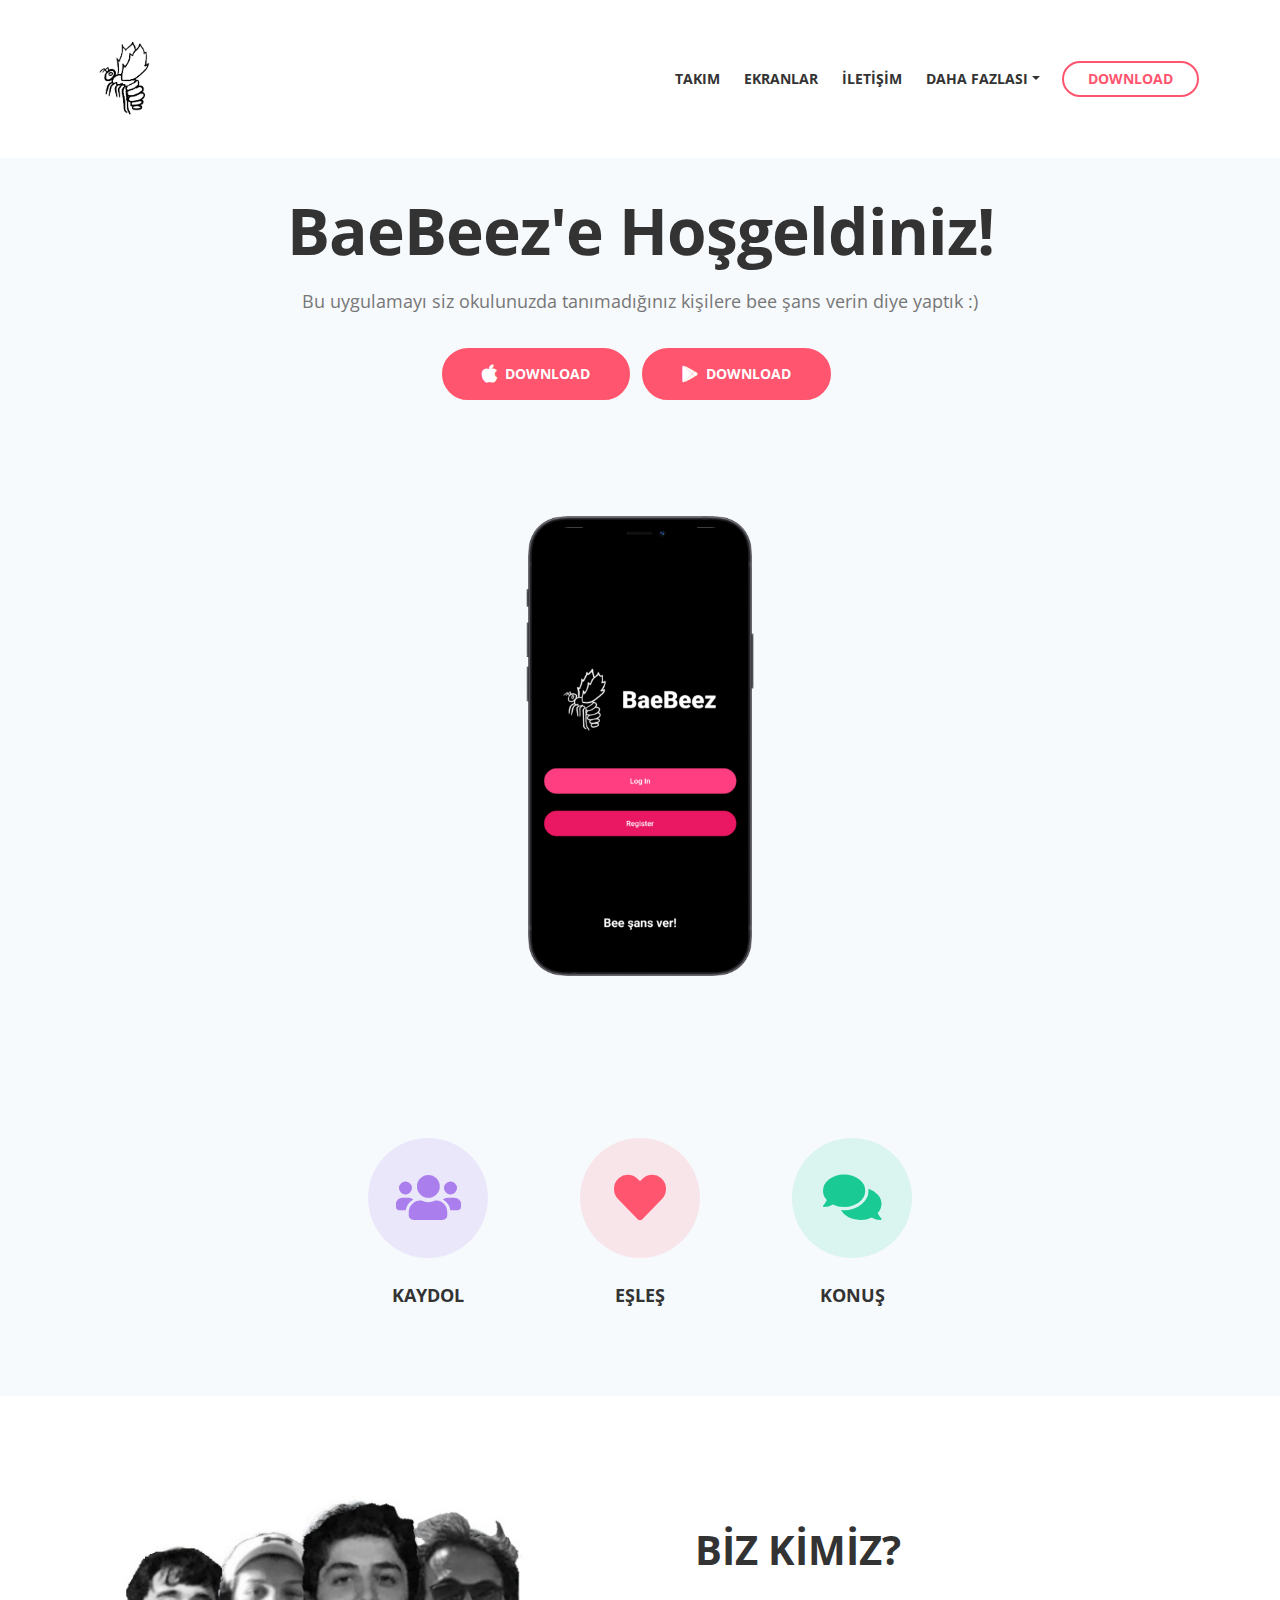
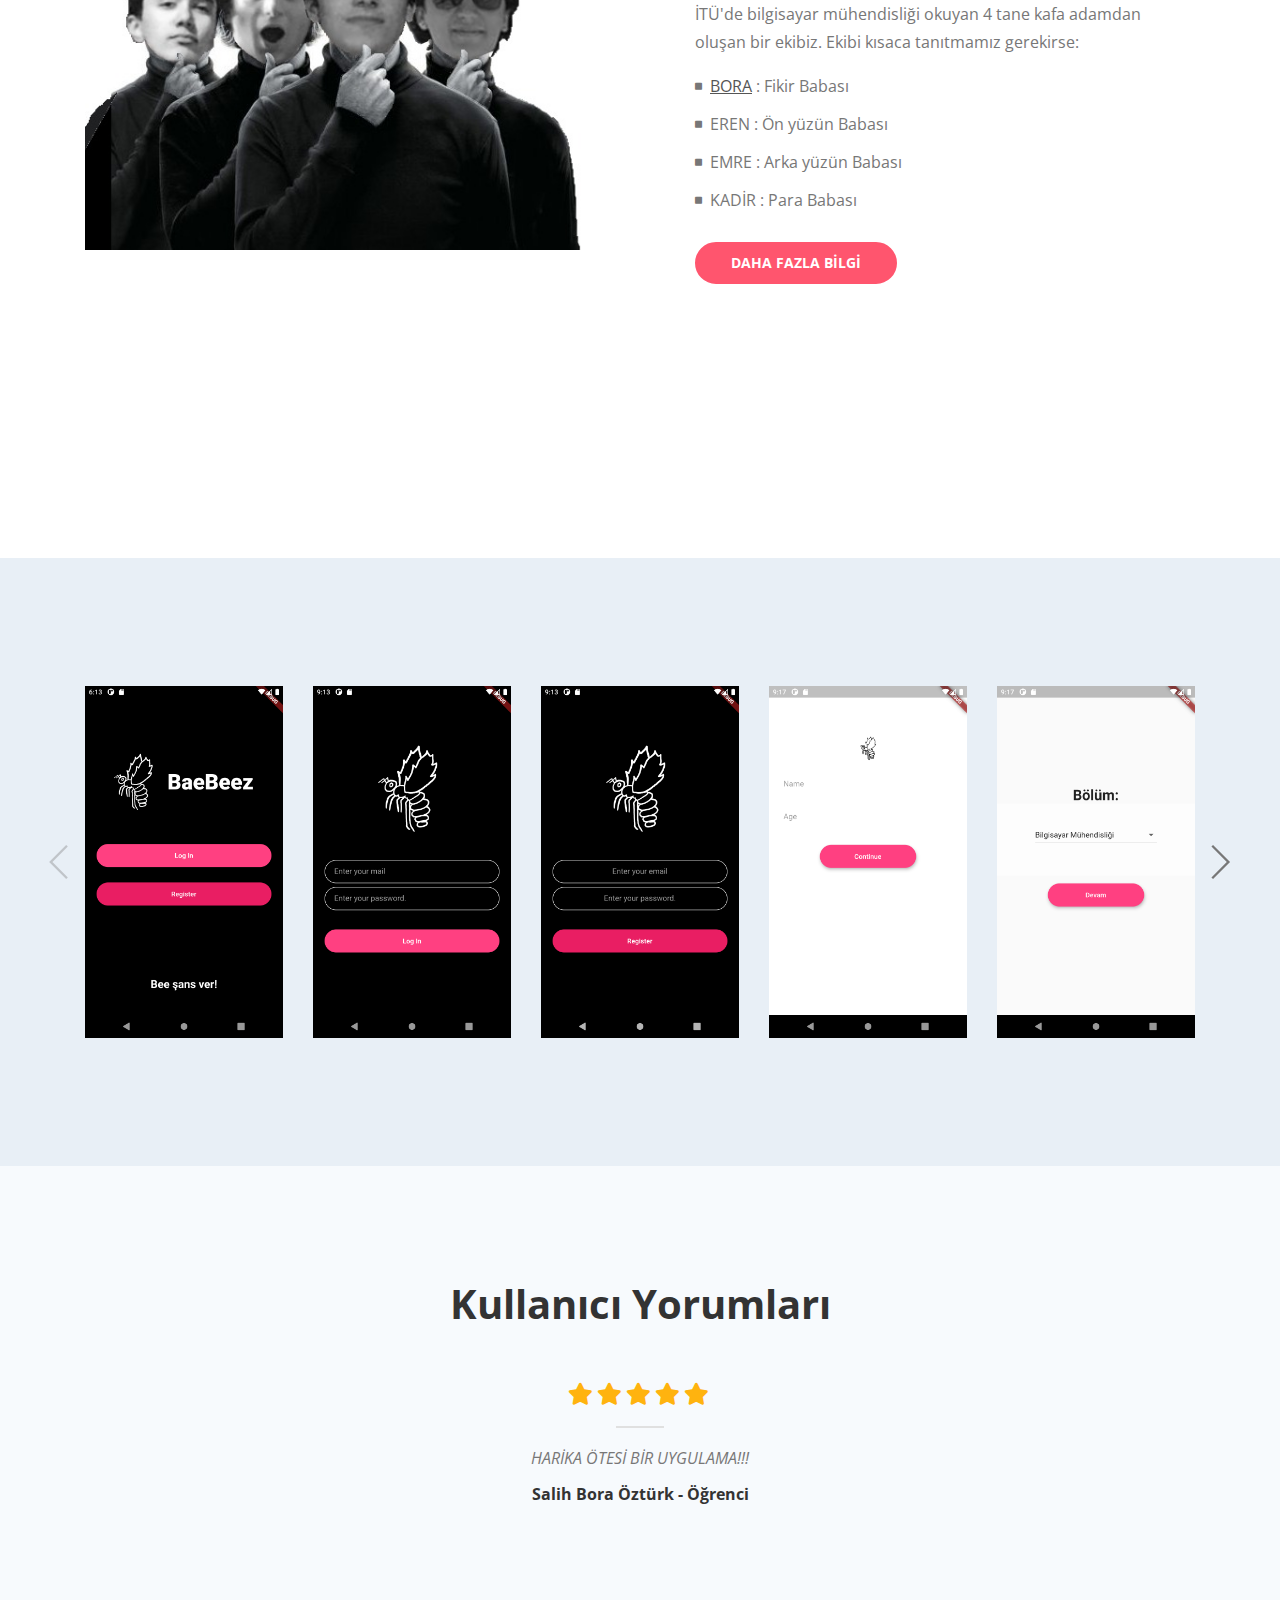
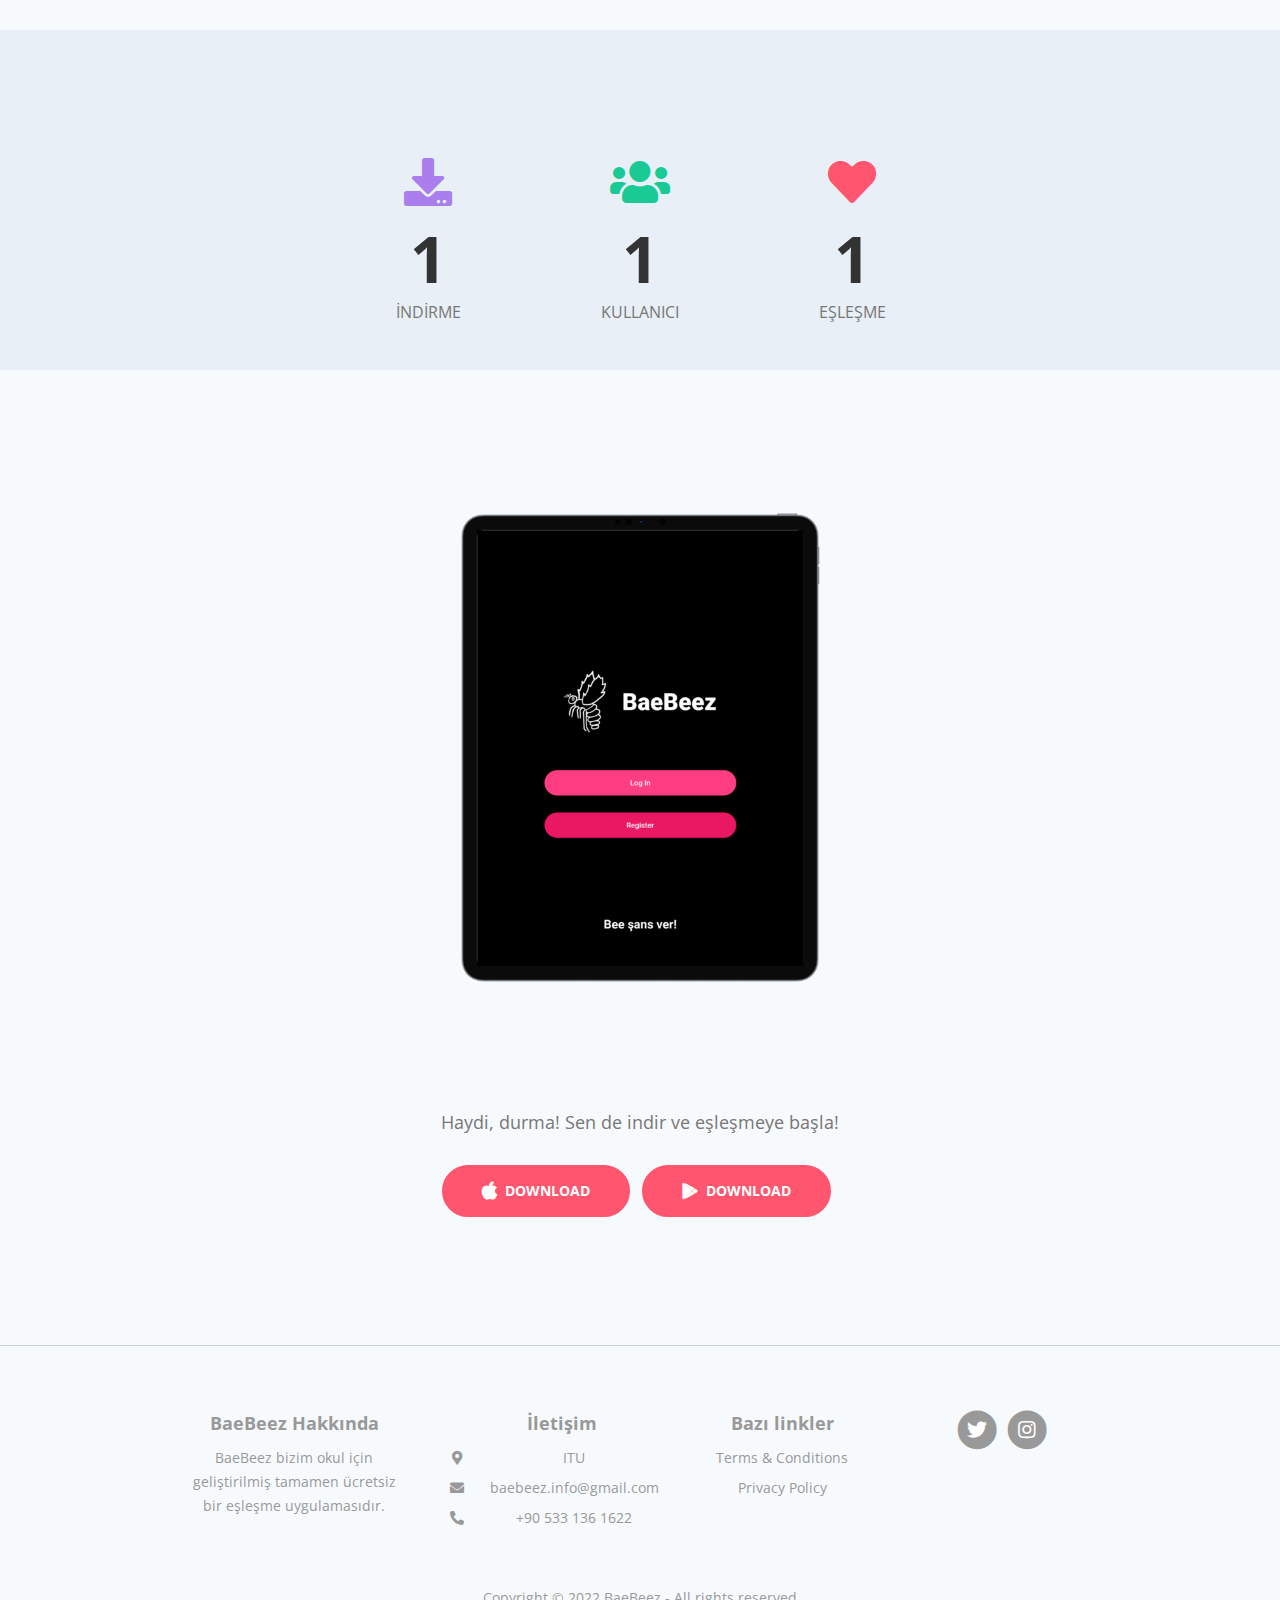
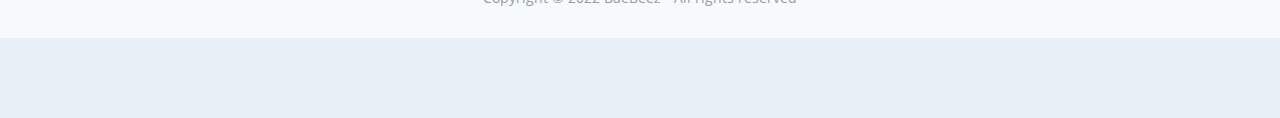
<file: index.html>
<!DOCTYPE html>
<html lang="en">
<head>
    <meta charset="utf-8">
    <meta name="viewport" content="width=device-width, initial-scale=1, shrink-to-fit=no">
    
    <!-- SEO Meta Tags -->
    <meta name="description" content="BaeBeez bizim okul için geliştirilmiş tamamen ücretsiz bir eşleşme uygulamamsıdır.">
    <meta name="author" content="Bora">

    <!-- OG Meta Tags to improve the way the post looks when you share the page on LinkedIn, Facebook, Google+ -->
	<meta property="og:site_name" content="" /> <!-- website name -->
	<meta property="og:site" content="" /> <!-- website link -->
	<meta property="og:title" content=""/> <!-- title shown in the actual shared post -->
	<meta property="og:description" content="" /> <!-- description shown in the actual shared post -->
	<meta property="og:image" content="" /> <!-- image link, make sure it's jpg -->
	<meta property="og:url" content="" /> <!-- where do you want your post to link to -->
	<meta property="og:type" content="article" />

    <!-- Webpage Title -->
    <title>BaeBeez</title>
    
    <!-- Styles -->
    <link href="https://fonts.googleapis.com/css?family=Open+Sans:400,400i,700&display=swap&subset=latin-ext" rel="stylesheet">
    <link href="css/bootstrap.css" rel="stylesheet">
    <link href="css/fontawesome-all.css" rel="stylesheet">
    <link href="css/swiper.css" rel="stylesheet">
	<link href="css/magnific-popup.css" rel="stylesheet">
	<link href="css/styles.css" rel="stylesheet">
	
	<!-- Favicon  -->
    <link rel="icon" href="images/logo1.PNG">
</head>
<body data-spy="scroll" data-target=".fixed-top">
    
    <!-- Preloader -->
	<div class="spinner-wrapper">
        <div class="spinner">
            <div class="bounce1"></div>
            <div class="bounce2"></div>
            <div class="bounce3"></div>
        </div>
    </div>
    <!-- end of preloader -->
    

    <!-- Navigation -->
    <nav class="navbar navbar-expand-lg navbar-dark navbar-custom fixed-top">
        <div class="container">
            <!-- Text Logo - Use this if you don't have a graphic logo -->
            <!-- <a class="navbar-brand logo-text page-scroll" href="index.html">Sync</a> -->

            <!-- Image Logo -->
            <a class="navbar-brand logo-image" href="index.html"><img src="images/logo1.PNG" alt="alternative"></a>
            
            <!-- Mobile Menu Toggle Button -->
            <button class="navbar-toggler" type="button" data-toggle="collapse" data-target="#navbarsExampleDefault" aria-controls="navbarsExampleDefault" aria-expanded="false" aria-label="Toggle navigation">
                <span class="navbar-toggler-awesome fas fa-bars"></span>
                <span class="navbar-toggler-awesome fas fa-times"></span>
            </button>
            <!-- end of mobile menu toggle button -->

            <div class="collapse navbar-collapse" id="navbarsExampleDefault">
                <ul class="navbar-nav ml-auto">
                    <li class="nav-item">
                        <a class="nav-link page-scroll" href="#description">TAKIM<span class="sr-only">(current)</span></a>
                    </li>
                    <li class="nav-item">
                        <a class="nav-link page-scroll" href="#screens">EKRANLAR</a>
                    </li>
                    <li class="nav-item">
                        <a class="nav-link page-scroll" href="#iletisim">İLETİŞİM</a>
                    </li>

                    <!-- Dropdown Menu -->          
                    <li class="nav-item dropdown">
                        <a class="nav-link dropdown-toggle page-scroll" id="navbarDropdown" role="button" aria-haspopup="true" aria-expanded="false">DAHA FAZLASI</a>
                        <div class="dropdown-menu" aria-labelledby="navbarDropdown">
                            <!--<a class="dropdown-item" href="article-details.html"><span class="item-text">ARTICLE DETAILS</span></a>
                            <div class="dropdown-divider"></div>-->
                            <a class="dropdown-item" href="terms-conditions.html"><span class="item-text">TERMS CONDITIONS</span></a>
                            <div class="dropdown-divider"></div>
                            <a class="dropdown-item" href="privacy-policy.html"><span class="item-text">PRIVACY POLICY</span></a>
                        </div>
                    </li>
                    <!-- end of dropdown menu -->
                </ul>
                <span class="nav-item">
                    <a class="btn-outline-sm page-scroll" href="cokyakında.html">DOWNLOAD</a>
                </span>
            </div>
        </div> <!-- end of container -->
    </nav> <!-- end of navbar -->
    <!-- end of navigation -->


    <!-- Header -->
    <header class="header">
        <div class="container">
            <div class="row">
                <div class="col-lg-12">
                    <div class="text-container">
                        <h1>BaeBeez'e Hoşgeldiniz!</h1>
                        <p class="p-large p-heading">Bu uygulamayı siz okulunuzda tanımadığınız kişilere bee şans verin diye yaptık :)</p>
                        <a class="btn-solid-lg" href="cokyakında.html"><i class="fab fa-apple"></i>DOWNLOAD</a>
                        <a class="btn-solid-lg" href="cokyakında.html"><i class="fab fa-google-play"></i>DOWNLOAD</a>
                    </div> <!-- end of text-container -->
                </div> <!-- end of col -->
            </div> <!-- end of row -->
            <div class="row">
                <div class="col-lg-12">
                    <div class="image-container">
                        <img class="img-fluid benimki1" src="images/header-iphone.png" alt="alternative">
                    </div> <!-- end of text-container -->
                </div> <!-- end of col -->
            </div> <!-- end of row -->
        </div> <!-- end of container -->
        <!-- <div class="deco-white-circle-1">
            <img src="images/decorative-white-circle.svg" alt="alternative">
        </div>
        <div class="deco-white-circle-2">
            <img src="images/decorative-white-circle.svg" alt="alternative">
        </div>
        <div class="deco-blue-circle">
            <img src="images/decorative-blue-circle.svg" alt="alternative">
        </div>
        <div class="deco-yellow-circle">
            <img src="images/decorative-yellow-circle.svg" alt="alternative">
        </div>
        <div class="deco-green-diamond">
            <img src="images/decorative-green-diamond.svg" alt="alternative">
        </div> -->
    </header> <!-- end of header -->
    <!-- end of header -->


    <!-- Small Features -->
    <div class="cards-1">
        <div class="container">
            <div class="row">
                <div class="col-lg-12">
                    
                    <!-- Card -->
                    <div class="card">
                        <div class="card-image">
                            <i class="fas fa-users"></i>
                        </div>
                        <div class="card-body">
                            <h5 class="card-title">KAYDOL</h5>
                        </div>
                    </div>
                    <!-- end of card -->

                    <!-- Card -->
                    <div class="card">
                        <div class="card-image red">
                            <i class="fas fa-heart"></i>
                        </div>
                        <div class="card-body">
                            <h5 class="card-title">EŞLEŞ</h5>
                        </div>
                    </div>
                    <!-- end of card -->

                    <!-- Card -->
                    <div class="card">
                        <div class="card-image green">
                            <i class="fas fa-comments"></i>
                        </div>
                        <div class="card-body">
                            <h5 class="card-title">KONUŞ</h5>
                        </div>
                    </div>
                    <!-- end of card -->



                </div> <!-- end of col -->
            </div> <!-- end of row -->
        </div> <!-- end of container -->
    </div> <!-- end of cards-1 -->
    <!-- end of small features -->


    <!-- Description 1 -->
    <div id="description" class="basic-1">
        <div class="container">
            <div class="row">
                <div class="col-lg-6">
                    <div class="image-container">
                        <img class="img-fluid benimki2" src="images/description-1-app.JPG" alt="alternative">
                    </div> <!-- end of image-container -->
                </div> <!-- end of col -->
                <div class="col-lg-6">
                    <div class="text-container">
                        <h2>BİZ KİMİZ?</h2>
                        <p>İTÜ'de bilgisayar mühendisliği okuyan 4 tane kafa adamdan oluşan bir ekibiz. Ekibi kısaca tanıtmamız gerekirse:</p>
                        <ul class="list-unstyled li-space-lg">
                            <li class="media">
                                <i class="fas fa-square"></i>
                                <div class="media-body"><a href="https://web.itu.edu.tr/ozturks19/">BORA</a> : Fikir Babası</div>
                            </li>
                            <li class="media">
                                <i class="fas fa-square"></i>
                                <div class="media-body">EREN : Ön yüzün Babası</div>
                            </li>
                            <li class="media">
                                <i class="fas fa-square"></i>
                                <div class="media-body">EMRE : Arka yüzün Babası</div>
                            </li>

                            <li class="media">
                                <i class="fas fa-square"></i>
                                <div class="media-body">KADİR : Para Babası</div>
                            </li>
                        </ul>
                        <a class="btn-solid-reg popup-with-move-anim" href="#description-1-details-lightbox">DAHA FAZLA BİLGİ</a>
                    </div> <!-- end of text-container -->
                </div> <!-- end of col -->
            </div> <!-- end of row -->
        </div> <!-- end of container -->
    </div> <!-- end of basic-1 -->
    <!-- end of description 1 -->

    
    <!-- Description 1 Details Lightbox -->
	<!-- Details Lightbox -->
	<div id="description-1-details-lightbox" class="lightbox-basic zoom-anim-dialog mfp-hide">
        <div class="row">
            <button title="Close (Esc)" type="button" class="mfp-close x-button">×</button>
			<div class="col-lg-8">
                <div class="image-container">
                    <img class="img-fluid" src="images/description-1-details-lightbox.jpg" alt="alternative">
                </div> <!-- end of image-container -->
			</div>
			<div class="col-lg-4">
                <h3>BİZİM TAKIM</h3>
				<hr>
                <p>4 kafadar</p>
                <h4>İSİMLER</h4>
                <p>Gün geçtikçe büyüyen takımımız:</p>
                <ul class="list-unstyled li-space-lg">
                    <li class="media">
                        <i class="far fa-check-square"></i><div class="media-body"><a href="https://web.itu.edu.tr/ozturks19/">BORA</a> : Fikir Babası</div>
                    </li>
                    <li class="media">
                        <i class="far fa-check-square"></i><div class="media-body">EREN : Ön yüzün Babası</div>
                    </li>
                    <li class="media">
                        <i class="far fa-check-square"></i><div class="media-body">EMRE : Arka yüzün Babası</div>
                    </li>
                    <li class="media">
                        <i class="far fa-check-square"></i><div class="media-body">KADİR : Para Babası</div>
                    </li>
                </ul>
                <a class="btn-solid-reg mfp-close page-scroll" href="#download">DOWNLOAD</a> <button class="btn-outline-reg mfp-close as-button" type="button">BACK</button>
			</div>
		</div> <!-- end of row -->
    </div> <!-- end of lightbox-basic -->
    <!-- end of details lightbox -->
    <!-- end of description 1 details lightbox -->



    <!-- Description 2 -->



    <!-- Screenshots -->
    <div id="screens" class="slider">
        <div class="container">
            <div class="row">
                <div class="col-lg-12">
                    
                    <!-- Image Slider -->
                    <div class="slider-container">
                        <div class="swiper-container image-slider">
                            <div class="swiper-wrapper">
                                
                                <!-- Slide -->
                                <div class="swiper-slide">
                                    <a href="images/screenshot-1.jpg" class="popup-link" data-effect="fadeIn">
                                        <img class="img-fluid" src="images/screenshot-1.png" alt="alternative">
                                    </a>
                                </div>
                                <!-- end of slide -->

                                <!-- Slide -->
                                <div class="swiper-slide">
                                    <a href="images/screenshot-2.jpg" class="popup-link" data-effect="fadeIn">
                                        <img class="img-fluid" src="images/screenshot-2.png" alt="alternative">
                                    </a>
                                </div>
                                <!-- end of slide -->

                                <!-- Slide -->
                                <div class="swiper-slide">
                                    <a href="images/screenshot-3.jpg" class="popup-link" data-effect="fadeIn">
                                        <img class="img-fluid" src="images/screenshot-3.png" alt="alternative">
                                    </a>
                                </div>
                                <!-- end of slide -->

                                <!-- Slide -->
                                <div class="swiper-slide">
                                    <a href="images/screenshot-4.jpg" class="popup-link" data-effect="fadeIn">
                                        <img class="img-fluid" src="images/screenshot-4.png" alt="alternative">
                                    </a>
                                </div>
                                <!-- end of slide -->

                                <!-- Slide -->
                                <div class="swiper-slide">
                                    <a href="images/screenshot-5.jpg" class="popup-link" data-effect="fadeIn">
                                        <img class="img-fluid" src="images/screenshot-5.png" alt="alternative">
                                    </a>
                                </div>
                                <!-- end of slide -->

                                <!-- Slide -->
                                <div class="swiper-slide">
                                    <a href="images/screenshot-6.jpg" class="popup-link" data-effect="fadeIn">
                                        <img class="img-fluid" src="images/screenshot-6.png" alt="alternative">
                                    </a>
                                </div>
                                <!-- end of slide -->

                                <!-- Slide -->
                                <div class="swiper-slide">
                                    <a href="images/screenshot-7.jpg" class="popup-link" data-effect="fadeIn">
                                        <img class="img-fluid" src="images/screenshot-7.png" alt="alternative">
                                    </a>
                                </div>
                                <!-- end of slide -->

                                <!-- Slide -->
                                <div class="swiper-slide">
                                    <a href="images/screenshot-8.jpg" class="popup-link" data-effect="fadeIn">
                                        <img class="img-fluid" src="images/screenshot-8.png" alt="alternative">
                                    </a>
                                </div>
                                <!-- end of slide -->

                                <!-- Slide -->
                                <div class="swiper-slide">
                                    <a href="images/screenshot-9.jpg" class="popup-link" data-effect="fadeIn">
                                        <img class="img-fluid" src="images/screenshot-9.png" alt="alternative">
                                    </a>
                                </div>
                                <!-- end of slide -->

                                <!-- Slide -->
                                <div class="swiper-slide">
                                    <a href="images/screenshot-10.jpg" class="popup-link" data-effect="fadeIn">
                                        <img class="img-fluid" src="images/screenshot-10.png" alt="alternative">
                                    </a>
                                </div>
                                <!-- end of slide -->
                                
                            </div> <!-- end of swiper-wrapper -->

                            <!-- Add Arrows -->
                            <div class="swiper-button-next"></div>
                            <div class="swiper-button-prev"></div>
                            <!-- end of add arrows -->

                        </div> <!-- end of swiper-container -->
                    </div> <!-- end of slider-container -->
                    <!-- end of image slider -->

                </div> <!-- end of col -->
            </div> <!-- end of row -->
        </div> <!-- end of container -->
    </div> <!-- end of slider -->
    <!-- end of screenshots -->


    <!-- Testimonials -->
    <div class="cards-2">
        <div class="container">
            <div class="row">
                <div class="col-lg-12">
                    <h2>Kullanıcı Yorumları</h2>
                </div> <!-- end of col -->
            </div> <!-- end of row -->
            <div class="row">
                <div class="col-lg-12">

                    <!-- Card -->
                    <div class="card">
                        <div class="card-image">
                            <i class="fas fa-star"></i><i class="fas fa-star"></i><i class="fas fa-star"></i><i class="fas fa-star"></i><i class="fas fa-star"></i>
                            <hr class="testimonial-line">
                        </div>
                        <div class="card-body">
                            <div class="testimonial-text">HARİKA ÖTESİ BİR UYGULAMA!!! </div>
                            <div class="testimonial-author">Salih Bora Öztürk - Öğrenci</div>
                        </div>
                    </div>
                    <!-- end of card -->

                </div> <!-- end of col -->
            </div> <!-- end of row -->

        </div> <!-- end of container -->
    </div> <!-- end of cards-2 -->
    <!-- end of testimonials -->


    <!-- Statistics -->
    <div class="counter">
        <div class="container">
            <div class="row">
                <div class="col-lg-12">
                    
                    <!-- Counter -->
                    <div id="counter">
                        <div class="cell">
                            <i class="fas fa-download"></i>
                            <div class="counter-value number-count" data-count="15">1</div>
                            <p class="counter-info">İNDİRME</p>
                        </div>
                        <div class="cell">
                            <i class="fas fa-users green"></i>
                            <div class="counter-value number-count" data-count="13">1</div>
                            <p class="counter-info">KULLANICI</p>
                        </div>
                        <div class="cell">
                            <i class="fas fa-heart red"></i>
                            <div class="counter-value number-count" data-count="8">1</div>
                            <p class="counter-info">EŞLEŞME</p>
                        </div> <!--
                        <div class="cell">
                            <i class="fas fa-comments yellow"></i>
                            <div class="counter-value number-count" data-count="127">1</div>
                            <p class="counter-info">Case Studies</p>
                        </div>
                        <div class="cell">
                            <i class="fas fa-rocket blue"></i>
                            <div class="counter-value number-count" data-count="211">1</div>
                            <p class="counter-info">Orders Received</p>
                        </div>
                    </div> -->
                    <!-- end of counter -->

                </div> <!-- end of col -->
            </div> <!-- end of row -->
        </div> <!-- end of container -->
    </div> <!-- end of counter -->
    <!-- end of statistics -->


    <!-- Download -->
    <div id="download" class="basic-3">
        <div class="container">
            <div class="row">
                <div class="col-lg-12">
                    <div class="image-container">
                        <img class="img-fluid benimki1" src="images/download-iphone.png" alt="alternative">
                    </div> <!-- end of image-container -->
                    <p class="p-large">Haydi, durma! Sen de indir ve eşleşmeye başla!</p>
                    <a class="btn-solid-lg" href="cokyakında.html"><i class="fab fa-apple"></i>DOWNLOAD</a>
                    <a class="btn-solid-lg" href="cokyakında.html"><i class="fab fa-google-play"></i>DOWNLOAD</a>
                </div> <!-- end of col -->
            </div> <!-- end of row -->
        </div> <!-- end of container -->

    </div> <!-- end of basic-3 -->
    <!-- end of download -->


    <!-- Footer -->
    <div class="footer" id="iletisim">
        <div class="container">
            <div class="row">
                <div class="col-lg-12">
                    <div class="footer-col first">
                        <h5>BaeBeez Hakkında</h5>
                        <p class="p-small">BaeBeez bizim okul için geliştirilmiş tamamen ücretsiz bir eşleşme uygulamasıdır.</p>
                    </div> <!-- end of footer-col -->
                    <div class="footer-col second">
                        <h5>İletişim</h5>
                        <ul class="list-unstyled li-space-lg p-small">
                            <li class="media">
                                <i class="fas fa-map-marker-alt"></i>
                                <div class="media-body">ITU</div>
                            </li>
                            <li class="media">
                                <i class="fas fa-envelope"></i>
                                <div class="media-body"><a href="#your-link">baebeez.info@gmail.com</a></div>
                            </li>
                            <li class="media">
                                <i class="fas fa-phone-alt"></i>
                                <div class="media-body"><a href="#your-link">+90 533 136 1622</a></div>
                            </li>
                        </ul>
                    </div> <!-- end of footer-col -->
                    <div class="footer-col third">
                        <h5>Bazı linkler</h5>
                        <ul class="list-unstyled li-space-lg p-small">
                            <li><a href="terms-conditions.html">Terms & Conditions</a></li>
                            <li><a href="privacy-policy.html">Privacy Policy</a></li>
                        </ul>
                    </div> <!-- end of footer-col -->

                    <div class="footer-col fifth">
                        <span class="fa-stack">
                            <a href="https://twitter.com/baebeezz">
                                <i class="fas fa-circle fa-stack-2x"></i>
                                <i class="fab fa-twitter fa-stack-1x"></i>
                            </a>
                        </span>
                        <span class="fa-stack">
                            <a href="https://twitter.com/baebeezz">
                                <i class="fas fa-circle fa-stack-2x"></i>
                                <i class="fab fa-instagram fa-stack-1x"></i>
                            </a>
                        </span>

                    </div> <!-- end of footer-col -->
                </div> <!-- end of col -->
            </div> <!-- end of row -->
        </div> <!-- end of container -->
    </div> <!-- end of footer -->  
    <!-- end of footer -->


    <!-- Copyright -->
    <div class="copyright">
        <div class="container">
            <div class="row">
                <div class="col-lg-12">
                    <p class="p-small">Copyright © 2022 <a href="https://twitter.com/baebeezz">BaeBeez</a> - All rights reserved</p>
                </div> <!-- end of col -->
            </div> <!-- enf of row -->
        </div> <!-- end of container -->
    </div> <!-- end of copyright --> 
    <!-- end of copyright -->
    
    	
    <!-- Scripts -->
    <script src="js/jquery.min.js"></script> <!-- jQuery for Bootstrap's JavaScript plugins -->
    <script src="js/popper.min.js"></script> <!-- Popper tooltip library for Bootstrap -->
    <script src="js/bootstrap.min.js"></script> <!-- Bootstrap framework -->
    <script src="js/jquery.easing.min.js"></script> <!-- jQuery Easing for smooth scrolling between anchors -->
    <script src="js/swiper.min.js"></script> <!-- Swiper for image and text sliders -->
    <script src="js/jquery.magnific-popup.js"></script> <!-- Magnific Popup for lightboxes -->
    <script src="js/validator.min.js"></script> <!-- Validator.js - Bootstrap plugin that validates forms -->
    <script src="js/scripts.js"></script> <!-- Custom scripts -->
</body>
</html>
</file>
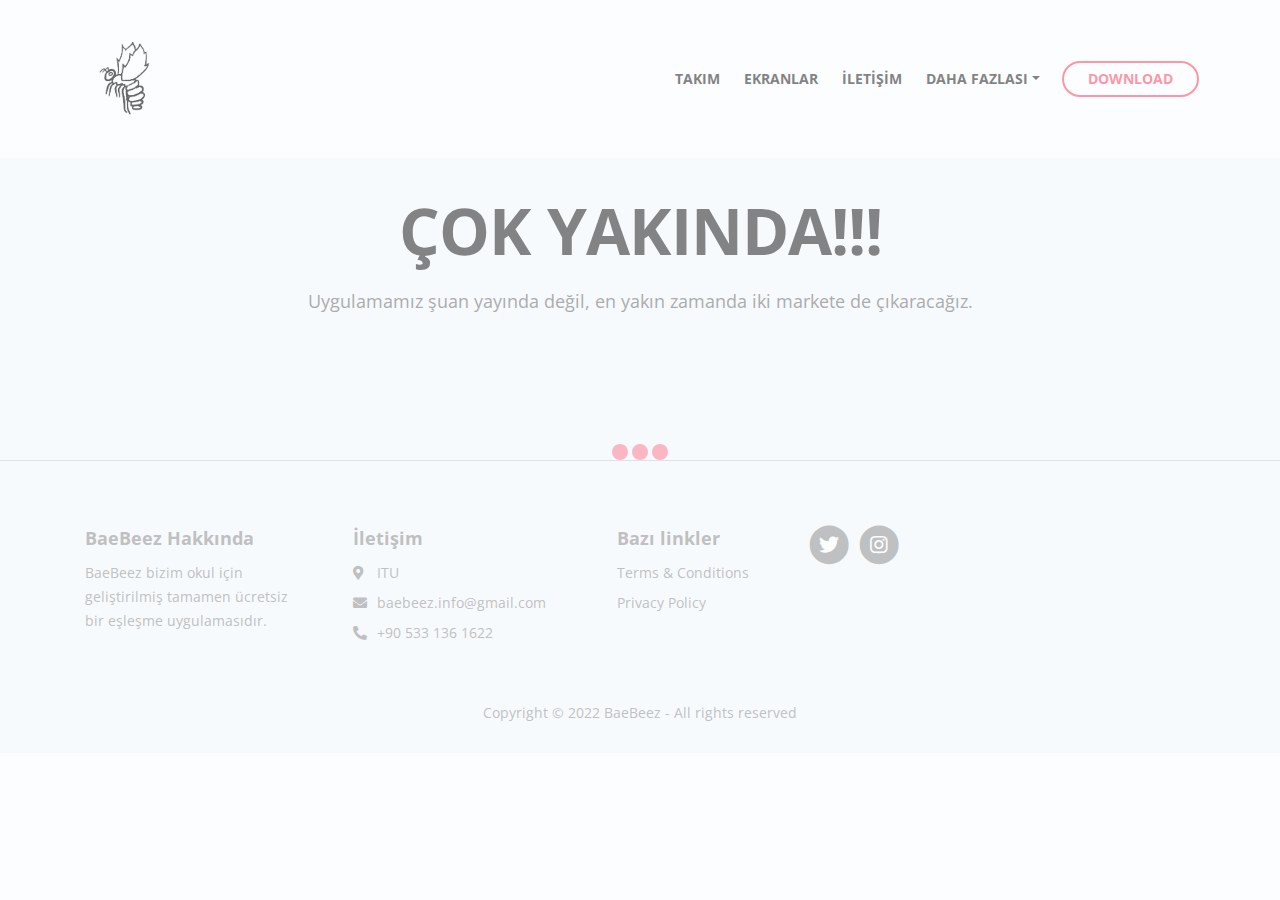
<file: cokyakında.html>
<!DOCTYPE html>
<html lang="en">
<head>
    <meta charset="utf-8">
    <meta name="viewport" content="width=device-width, initial-scale=1, shrink-to-fit=no">

    <!-- SEO Meta Tags -->
    <meta name="description" content="BaeBeez bizim okul için geliştirilmiş tamamen ücretsiz bir eşleşme uygulamasıdır.">
    <meta name="author" content="Bora">

    <!-- OG Meta Tags to improve the way the post looks when you share the page on LinkedIn, Facebook, Google+ -->
    <meta property="og:site_name" content="" /> <!-- website name -->
    <meta property="og:site" content="" /> <!-- website link -->
    <meta property="og:title" content=""/> <!-- title shown in the actual shared post -->
    <meta property="og:description" content="" /> <!-- description shown in the actual shared post -->
    <meta property="og:image" content="" /> <!-- image link, make sure it's jpg -->
    <meta property="og:url" content="" /> <!-- where do you want your post to link to -->
    <meta property="og:type" content="article" />

    <!-- Webpage Title -->
    <title>BaeBeez</title>

    <!-- Styles -->
    <link href="https://fonts.googleapis.com/css?family=Open+Sans:400,400i,700&display=swap&subset=latin-ext" rel="stylesheet">
    <link href="css/bootstrap.css" rel="stylesheet">
    <link href="css/fontawesome-all.css" rel="stylesheet">
    <link href="css/swiper.css" rel="stylesheet">
    <link href="css/magnific-popup.css" rel="stylesheet">
    <link href="css/styles.css" rel="stylesheet">

    <!-- Favicon  -->
    <link rel="icon" href="images/logo1.PNG">
</head>
<body data-spy="scroll" data-target=".fixed-top">

    <!-- Preloader -->
    <div class="spinner-wrapper">
        <div class="spinner">
            <div class="bounce1"></div>
            <div class="bounce2"></div>
            <div class="bounce3"></div>
        </div>
    </div>
    <!-- end of preloader -->


    <!-- Navigation -->
    <nav class="navbar navbar-expand-lg navbar-dark navbar-custom fixed-top">
        <div class="container">
            <!-- Text Logo - Use this if you don't have a graphic logo -->
            <!-- <a class="navbar-brand logo-text page-scroll" href="index.html">Sync</a> -->

            <!-- Image Logo -->
            <a class="navbar-brand logo-image" href="index.html"><img src="images/logo1.PNG" alt="alternative"></a>

            <!-- Mobile Menu Toggle Button -->
            <button class="navbar-toggler" type="button" data-toggle="collapse" data-target="#navbarsExampleDefault" aria-controls="navbarsExampleDefault" aria-expanded="false" aria-label="Toggle navigation">
                <span class="navbar-toggler-awesome fas fa-bars"></span>
                <span class="navbar-toggler-awesome fas fa-times"></span>
            </button>
            <!-- end of mobile menu toggle button -->

            <div class="collapse navbar-collapse" id="navbarsExampleDefault">
                <ul class="navbar-nav ml-auto">
                    <li class="nav-item">
                        <a class="nav-link page-scroll" href="index.html#description">TAKIM<span class="sr-only">(current)</span></a>
                    </li>
                    <li class="nav-item">
                        <a class="nav-link page-scroll" href="index.html#screens">EKRANLAR</a>
                    </li>
                    <li class="nav-item">
                        <a class="nav-link page-scroll" href="index.html#iletisim">İLETİŞİM</a>
                    </li>

                    <!-- Dropdown Menu -->
                    <li class="nav-item dropdown">
                        <a class="nav-link dropdown-toggle page-scroll" id="navbarDropdown" role="button" aria-haspopup="true" aria-expanded="false">DAHA FAZLASI</a>
                        <div class="dropdown-menu" aria-labelledby="navbarDropdown">
                            <!--<a class="dropdown-item" href="article-details.html"><span class="item-text">ARTICLE DETAILS</span></a>
                            <div class="dropdown-divider"></div>-->
                            <a class="dropdown-item" href="terms-conditions.html"><span class="item-text">TERMS CONDITIONS</span></a>
                            <div class="dropdown-divider"></div>
                            <a class="dropdown-item" href="privacy-policy.html"><span class="item-text">PRIVACY POLICY</span></a>
                        </div>
                    </li>
                    <!-- end of dropdown menu -->
                </ul>
                <span class="nav-item">
                    <a class="btn-outline-sm page-scroll" href="cokyakında.html">DOWNLOAD</a>
                </span>
            </div>
        </div> <!-- end of container -->
    </nav> <!-- end of navbar -->
    <!-- end of navigation -->


    <!-- Header -->
    <header class="header">
        <div class="container">
            <div class="row">
                <div class="col-lg-12">
                    <div class="text-container">
                        <h1>ÇOK YAKINDA!!!</h1>
                        <p class="p-large p-heading">Uygulamamız şuan yayında değil, en yakın zamanda iki markete de çıkaracağız.</p>
                    </div> <!-- end of text-container -->
                </div> <!-- end of col -->
            </div> <!-- end of row -->

        </div> <!-- end of container -->
        <!-- <div class="deco-white-circle-1">
            <img src="images/decorative-white-circle.svg" alt="alternative">
        </div>
        <div class="deco-white-circle-2">
            <img src="images/decorative-white-circle.svg" alt="alternative">
        </div>
        <div class="deco-blue-circle">
            <img src="images/decorative-blue-circle.svg" alt="alternative">
        </div>
        <div class="deco-yellow-circle">
            <img src="images/decorative-yellow-circle.svg" alt="alternative">
        </div>
        <div class="deco-green-diamond">
            <img src="images/decorative-green-diamond.svg" alt="alternative">
        </div> -->
    </header> <!-- end of header -->
    <!-- end of header -->







    <!-- Footer -->
    <div class="footer" id="iletisim">
        <div class="container">
            <div class="row">
                <div class="col-lg-12">
                    <div class="footer-col first">
                        <h5>BaeBeez Hakkında</h5>
                        <p class="p-small">BaeBeez bizim okul için geliştirilmiş tamamen ücretsiz bir eşleşme uygulamasıdır.</p>
                    </div> <!-- end of footer-col -->
                    <div class="footer-col second">
                        <h5>İletişim</h5>
                        <ul class="list-unstyled li-space-lg p-small">
                            <li class="media">
                                <i class="fas fa-map-marker-alt"></i>
                                <div class="media-body">ITU</div>
                            </li>
                            <li class="media">
                                <i class="fas fa-envelope"></i>
                                <div class="media-body"><a href="#your-link">baebeez.info@gmail.com</a></div>
                            </li>
                            <li class="media">
                                <i class="fas fa-phone-alt"></i>
                                <div class="media-body"><a href="#your-link">+90 533 136 1622</a></div>
                            </li>
                        </ul>
                    </div> <!-- end of footer-col -->
                    <div class="footer-col third">
                        <h5>Bazı linkler</h5>
                        <ul class="list-unstyled li-space-lg p-small">
                            <li><a href="terms-conditions.html">Terms & Conditions</a></li>
                            <li><a href="privacy-policy.html">Privacy Policy</a></li>
                        </ul>
                    </div> <!-- end of footer-col -->

                    <div class="footer-col fifth">
                        <span class="fa-stack">
                            <a href="https://twitter.com/baebeezz">
                                <i class="fas fa-circle fa-stack-2x"></i>
                                <i class="fab fa-twitter fa-stack-1x"></i>
                            </a>
                        </span>
                        <span class="fa-stack">
                            <a href="https://twitter.com/baebeezz">
                                <i class="fas fa-circle fa-stack-2x"></i>
                                <i class="fab fa-instagram fa-stack-1x"></i>
                            </a>
                        </span>

                    </div> <!-- end of footer-col -->
                </div> <!-- end of col -->
            </div> <!-- end of row -->
        </div> <!-- end of container -->
    </div> <!-- end of footer -->
    <!-- end of footer -->


    <!-- Copyright -->
    <div class="copyright">
        <div class="container">
            <div class="row">
                <div class="col-lg-12">
                    <p class="p-small">Copyright © 2022 <a href="https://twitter.com/baebeezz">BaeBeez</a> - All rights reserved</p>
                </div> <!-- end of col -->
            </div> <!-- enf of row -->
        </div> <!-- end of container -->
    </div> <!-- end of copyright -->
    <!-- end of copyright -->


    <!-- Scripts -->
    <script src="js/jquery.min.js"></script> <!-- jQuery for Bootstrap's JavaScript plugins -->
    <script src="js/popper.min.js"></script> <!-- Popper tooltip library for Bootstrap -->
    <script src="js/bootstrap.min.js"></script> <!-- Bootstrap framework -->
    <script src="js/jquery.easing.min.js"></script> <!-- jQuery Easing for smooth scrolling between anchors -->
    <script src="js/swiper.min.js"></script> <!-- Swiper for image and text sliders -->
    <script src="js/jquery.magnific-popup.js"></script> <!-- Magnific Popup for lightboxes -->
    <script src="js/validator.min.js"></script> <!-- Validator.js - Bootstrap plugin that validates forms -->
    <script src="js/scripts.js"></script> <!-- Custom scripts -->
</body>
</html>
</file>
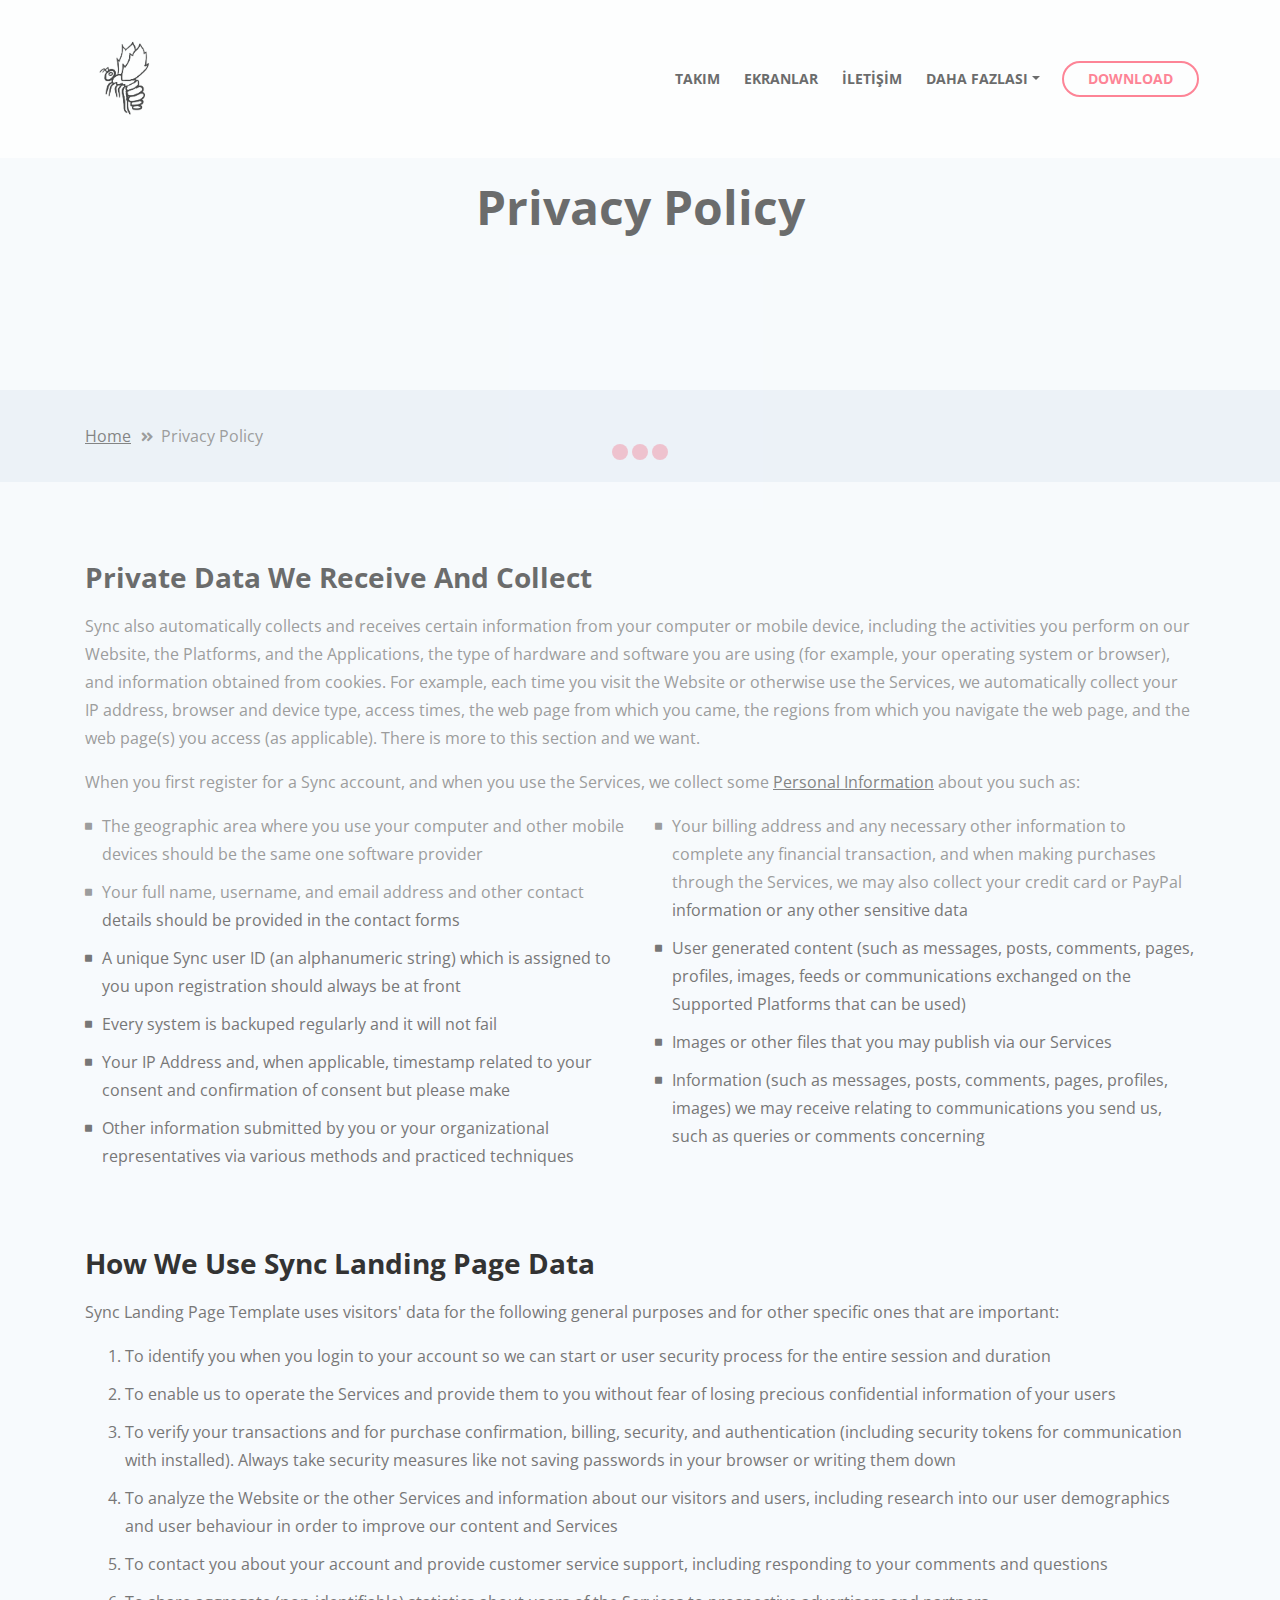
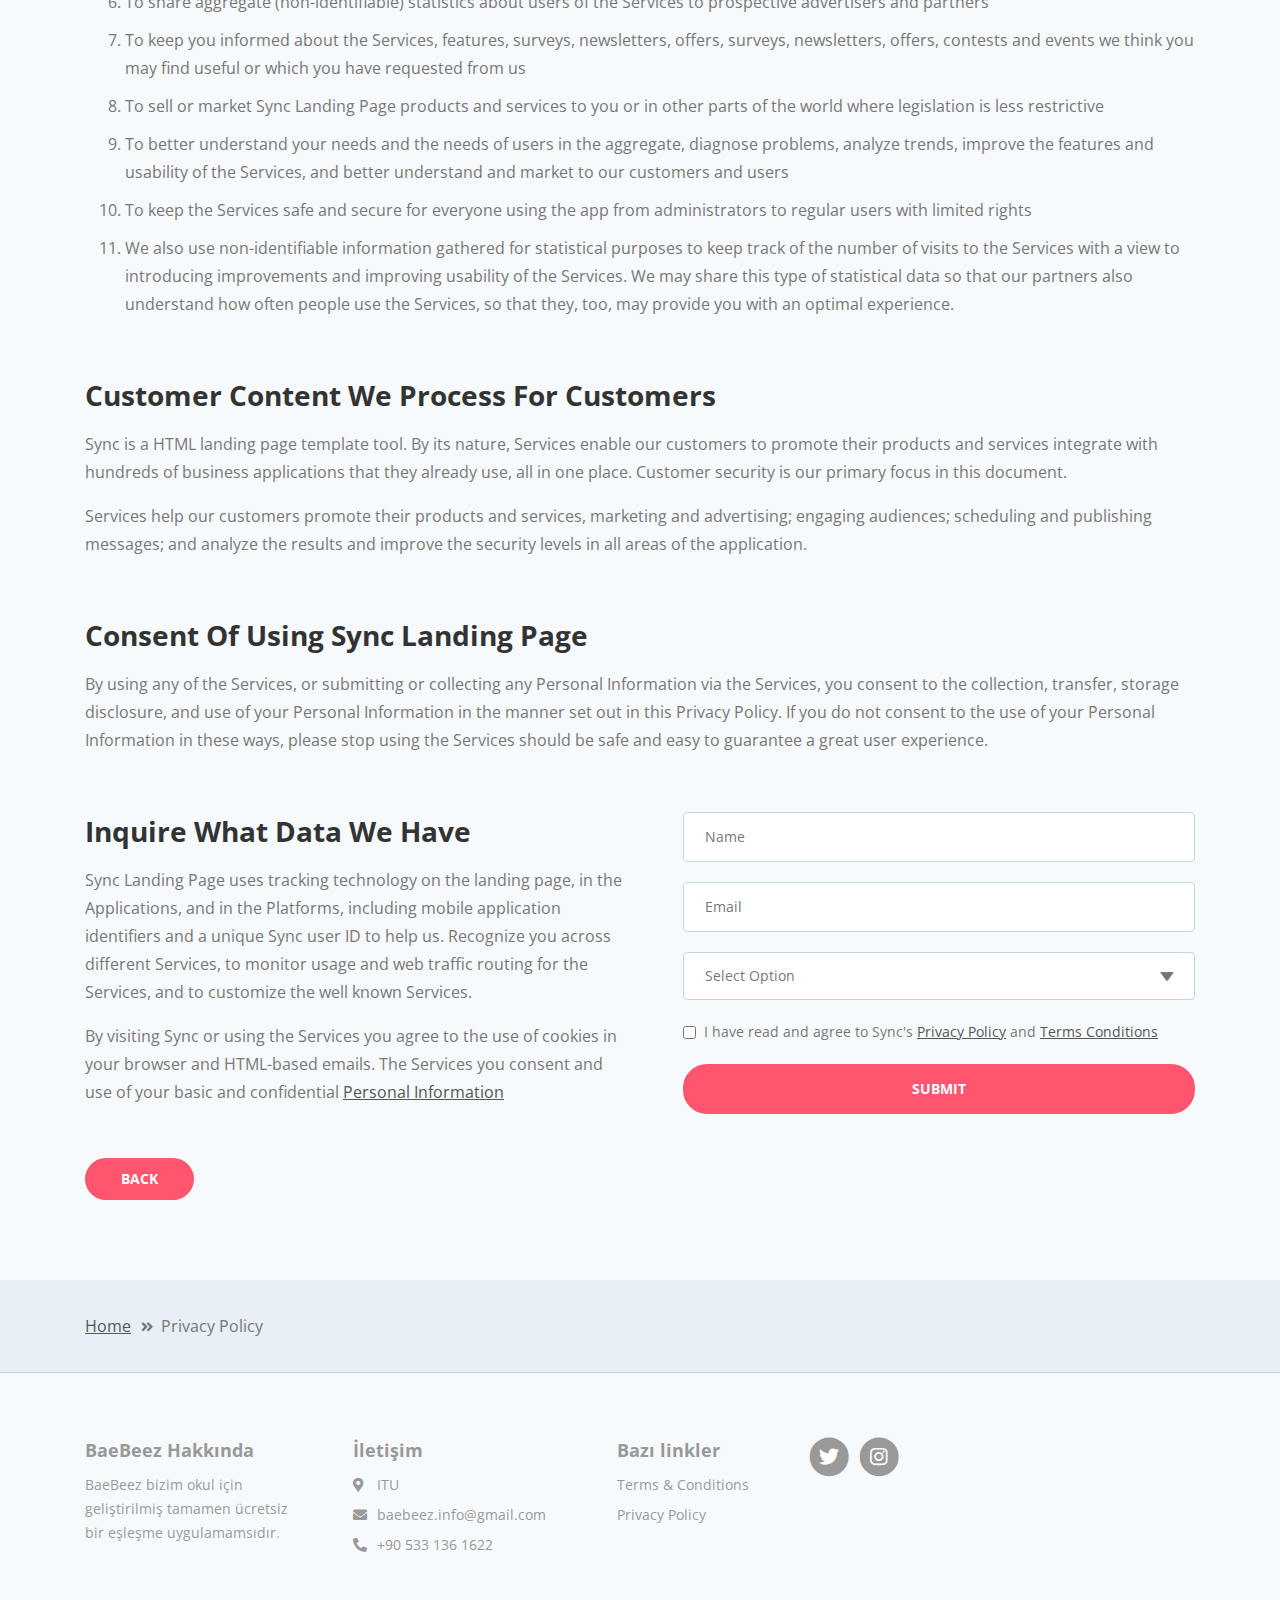
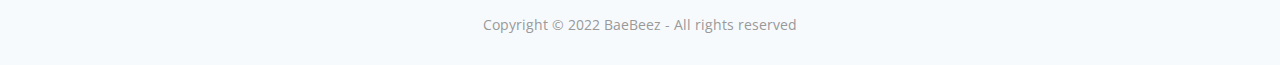
<file: privacy-policy.html>
<!DOCTYPE html>
<html lang="en">
<head>
    <meta charset="utf-8">
    <meta name="viewport" content="width=device-width, initial-scale=1, shrink-to-fit=no">
    
    <!-- SEO Meta Tags -->
    <meta name="description" content="BaeBeez bizim okul için geliştirilmiş tamamen ücretsiz bir eşleşme uygulamamsıdır.">
    <meta name="author" content="Bora">

    <!-- OG Meta Tags to improve the way the post looks when you share the page on LinkedIn, Facebook, Google+ -->
    <meta property="og:site_name" content="" /> <!-- website name -->
    <meta property="og:site" content="" /> <!-- website link -->
    <meta property="og:title" content=""/> <!-- title shown in the actual shared post -->
    <meta property="og:description" content="" /> <!-- description shown in the actual shared post -->
    <meta property="og:image" content="" /> <!-- image link, make sure it's jpg -->
    <meta property="og:url" content="" /> <!-- where do you want your post to link to -->
    <meta property="og:type" content="article" />

    <!-- Webpage Title -->
    <title>BaeBeez</title>

    <!-- Styles -->
    <link href="https://fonts.googleapis.com/css?family=Open+Sans:400,400i,700&display=swap&subset=latin-ext" rel="stylesheet">
    <link href="css/bootstrap.css" rel="stylesheet">
    <link href="css/fontawesome-all.css" rel="stylesheet">
    <link href="css/swiper.css" rel="stylesheet">
    <link href="css/magnific-popup.css" rel="stylesheet">
    <link href="css/styles.css" rel="stylesheet">

    <!-- Favicon  -->
    <link rel="icon" href="images/logo1.PNG">
</head>
<body data-spy="scroll" data-target=".fixed-top">

    <!-- Preloader -->
    <div class="spinner-wrapper">
        <div class="spinner">
            <div class="bounce1"></div>
            <div class="bounce2"></div>
            <div class="bounce3"></div>
        </div>
    </div>
    <!-- end of preloader -->


    <!-- Navigation -->
    <nav class="navbar navbar-expand-lg navbar-dark navbar-custom fixed-top">
        <div class="container">
            <!-- Text Logo - Use this if you don't have a graphic logo -->
            <!-- <a class="navbar-brand logo-text page-scroll" href="index.html">Sync</a> -->

            <!-- Image Logo -->
            <a class="navbar-brand logo-image" href="index.html"><img src="images/logo1.PNG" alt="alternative"></a>

            <!-- Mobile Menu Toggle Button -->
            <button class="navbar-toggler" type="button" data-toggle="collapse" data-target="#navbarsExampleDefault" aria-controls="navbarsExampleDefault" aria-expanded="false" aria-label="Toggle navigation">
                <span class="navbar-toggler-awesome fas fa-bars"></span>
                <span class="navbar-toggler-awesome fas fa-times"></span>
            </button>
            <!-- end of mobile menu toggle button -->

            <div class="collapse navbar-collapse" id="navbarsExampleDefault">
                <ul class="navbar-nav ml-auto">
                    <li class="nav-item">
                        <a class="nav-link page-scroll" href="index.html#description">TAKIM<span class="sr-only">(current)</span></a>
                    </li>
                    <li class="nav-item">
                        <a class="nav-link page-scroll" href="index.html#screens">EKRANLAR</a>
                    </li>
                    <li class="nav-item">
                        <a class="nav-link page-scroll" href="index.html#iletisim">İLETİŞİM</a>
                    </li>

                    <!-- Dropdown Menu -->
                    <li class="nav-item dropdown">
                        <a class="nav-link dropdown-toggle page-scroll" id="navbarDropdown" role="button" aria-haspopup="true" aria-expanded="false">DAHA FAZLASI</a>
                        <div class="dropdown-menu" aria-labelledby="navbarDropdown">
                            <!--<a class="dropdown-item" href="article-details.html"><span class="item-text">ARTICLE DETAILS</span></a>
                            <div class="dropdown-divider"></div>-->
                            <a class="dropdown-item" href="terms-conditions.html"><span class="item-text">TERMS CONDITIONS</span></a>
                            <div class="dropdown-divider"></div>
                            <a class="dropdown-item" href="privacy-policy.html"><span class="item-text">PRIVACY POLICY</span></a>
                        </div>
                    </li>
                    <!-- end of dropdown menu -->
                </ul>
                <span class="nav-item">
                    <a class="btn-outline-sm page-scroll" href="#download">DOWNLOAD</a>
                </span>
            </div>
        </div> <!-- end of container -->
    </nav> <!-- end of navbar -->
    <!-- end of navigation -->


    <!-- Header -->
    <header id="header" class="ex-header">
        <div class="container">
            <div class="row">
                <div class="col-md-12">
                    <h1>Privacy Policy</h1>
                </div> <!-- end of col -->
            </div> <!-- end of row -->
        </div> <!-- end of container -->
    </header> <!-- end of ex-header -->
    <!-- end of header -->


    <!-- Breadcrumbs -->
    <div class="ex-basic-1">
        <div class="container">
            <div class="row">
                <div class="col-lg-12">
                    <div class="breadcrumbs">
                        <a href="index.html">Home</a><i class="fa fa-angle-double-right"></i><span>Privacy Policy</span>
                    </div> <!-- end of breadcrumbs -->
                </div> <!-- end of col -->
            </div> <!-- end of row -->
        </div> <!-- end of container -->
    </div> <!-- end of ex-basic-1 -->
    <!-- end of breadcrumbs -->


    <!-- Privacy Content -->
    <div class="ex-basic-2">
        <div class="container">
            <div class="row">
                <div class="col-lg-12">
                    <div class="text-container">
                        <h3>Private Data We Receive And Collect</h3>
                        <p>Sync also automatically collects and receives certain information from your computer or mobile device, including the activities you perform on our Website, the Platforms, and the Applications, the type of hardware and software you are using (for example, your operating system or browser), and information obtained from cookies. For example, each time you visit the Website or otherwise use the Services, we automatically collect your IP address, browser and device type, access times, the web page from which you came, the regions from which you navigate the web page, and the web page(s) you access (as applicable). There is more to this section and we want.</p>
                        <p>When you first register for a Sync account, and when you use the Services, we collect some <a href="#your-link">Personal Information</a> about you such as:</p>
                        <div class="row">
                            <div class="col-md-6">
                                <ul class="list-unstyled li-space-lg">
                                    <li class="media">
                                        <i class="fas fa-square"></i>
                                        <div class="media-body">The geographic area where you use your computer and other mobile devices should be the same one software provider</div>
                                    </li>
                                    <li class="media">
                                        <i class="fas fa-square"></i>
                                        <div class="media-body">Your full name, username, and email address and other contact details should be provided in the contact forms</div>
                                    </li>
                                    <li class="media">
                                        <i class="fas fa-square"></i>
                                        <div class="media-body">A unique Sync user ID (an alphanumeric string) which is assigned to you upon registration should always be at front</div>
                                    </li>
                                    <li class="media">
                                        <i class="fas fa-square"></i>
                                        <div class="media-body">Every system is backuped regularly and it will not fail</div>
                                    </li>
                                    <li class="media">
                                        <i class="fas fa-square"></i>
                                        <div class="media-body">Your IP Address and, when applicable, timestamp related to your consent and confirmation of consent but please make</div>
                                    </li>
                                    <li class="media">
                                        <i class="fas fa-square"></i>
                                        <div class="media-body">Other information submitted by you or your organizational representatives via various methods and practiced techniques</div>
                                    </li>
                                </ul>
                            </div> <!-- end of col -->

                            <div class="col-md-6">
                                <ul class="list-unstyled li-space-lg">
                                    <li class="media">
                                        <i class="fas fa-square"></i>
                                        <div class="media-body">Your billing address and any necessary other information to complete any financial transaction, and when making purchases through the Services, we may also collect your credit card or PayPal information or any other sensitive data</div>
                                    </li>
                                    <li class="media">
                                        <i class="fas fa-square"></i>
                                        <div class="media-body">User generated content (such as messages, posts, comments, pages, profiles, images, feeds or communications exchanged on the Supported Platforms that can be used)</div>
                                    </li>
                                    <li class="media">
                                        <i class="fas fa-square"></i>
                                        <div class="media-body">Images or other files that you may publish via our Services</div>
                                    </li>
                                    <li class="media">
                                        <i class="fas fa-square"></i>
                                        <div class="media-body">Information (such as messages, posts, comments, pages, profiles, images) we may receive relating to communications you send us, such as queries or comments concerning</div>
                                    </li>
                                </ul>
                            </div> <!-- end of col -->
                        </div> <!-- end of row -->
                    </div> <!-- end of text-container-->
                    
                    <div class="text-container">
                        <h3>How We Use Sync Landing Page Data</h3>
                        <p>Sync Landing Page Template uses visitors' data for the following general purposes and for other specific ones that are important:</p>
                        <ol class="li-space-lg">
                            <li>To identify you when you login to your account so we can start or user security process for the entire session and duration</li>
                            <li>To enable us to operate the Services and provide them to you without fear of losing precious confidential information of your users</li>
                            <li>To verify your transactions and for purchase confirmation, billing, security, and authentication (including security tokens for communication with installed). Always take security measures like not saving passwords in your browser or writing them down</li>
                            <li>To analyze the Website or the other Services and information about our visitors and users, including research into our user demographics and user behaviour in order to improve our content and Services</li>
                            <li>To contact you about your account and provide customer service support, including responding to your comments and questions</li>
                            <li>To share aggregate (non-identifiable) statistics about users of the Services to prospective advertisers and partners</li>
                            <li>To keep you informed about the Services, features, surveys, newsletters, offers, surveys, newsletters, offers, contests and events we think you may find useful or which you have requested from us</li>
                            <li>To sell or market Sync Landing Page products and services to you or in other parts of the world where legislation is less restrictive</li>
                            <li>To better understand your needs and the needs of users in the aggregate, diagnose problems, analyze trends, improve the features and usability of the Services, and better understand and market to our customers and users</li>
                            <li>To keep the Services safe and secure for everyone using the app from administrators to regular users with limited rights</li>
                            <li>We also use non-identifiable information gathered for statistical purposes to keep track of the number of visits to the Services with a view to introducing improvements and improving usability of the Services. We may share this type of statistical data so that our partners also understand how often people use the Services, so that they, too, may provide you with an optimal experience.</li>
                        </ol>
                    </div> <!-- end of text-container -->

                    <div class="text-container">
                        <h3>Customer Content We Process For Customers</h3>
                        <p>Sync is a HTML landing page template tool. By its nature, Services enable our customers to promote their products and services integrate with hundreds of business applications that they already use, all in one place. Customer security is our primary focus in this document.</p>
                        <p>Services help our customers promote their products and services, marketing and advertising; engaging audiences; scheduling and publishing messages; and analyze the results and improve the security levels in all areas of the application.</p>
                    </div> <!-- end of text container -->

                    <div class="text-container">
                        <h3>Consent Of Using Sync Landing Page</h3>
					    <p>By using any of the Services, or submitting or collecting any Personal Information via the Services, you consent to the collection, transfer, storage disclosure, and use of your Personal Information in the manner set out in this Privacy Policy. If you do not consent to the use of your Personal Information in these ways, please stop using the Services should be safe and easy to guarantee a great user experience.</p>
                    </div> <!-- end of text-container -->
                                       
                    <div class="row">
                        <div class="col-md-6">
                            <div class="text-container last">
                                <h3>Inquire What Data We Have</h3>
                                <p>Sync Landing Page uses tracking technology on the landing page, in the Applications, and in the Platforms, including mobile application identifiers and a unique Sync user ID to help us. Recognize you across different Services, to monitor usage and web traffic routing for the Services, and to customize the well known Services.</p>
                                <p>By visiting Sync or using the Services you agree to the use of cookies in your browser and HTML-based emails. The Services you consent and use of your basic and confidential <a href="#your-link">Personal Information</a></p>
                            </div> <!-- end of text container -->
                        </div> <!-- end of col-->
                        <div class="col-md-6">

                            <!-- Privacy Form -->
                            <div class="form-container">
                                <form id="privacyForm" data-toggle="validator" data-focus="false">
                                    <div class="form-group">
                                        <input type="text" class="form-control-input" id="pname" required>
                                        <label class="label-control" for="pname">Name</label>
                                        <div class="help-block with-errors"></div>
                                    </div>
                                    <div class="form-group">
                                        <input type="email" class="form-control-input" id="pemail" required>
                                        <label class="label-control" for="pemail">Email</label>
                                        <div class="help-block with-errors"></div>
                                    </div>
                                    <div class="form-group">
                                        <select class="form-control-select" id="pselect" required>
                                            <option class="select-option" value="" disabled selected>Select Option</option>
                                            <option class="select-option" value="Delete data">Delete my data</option>
                                            <option class="select-option" value="Show me data">Show me my data</option>
                                        </select>
                                        <div class="help-block with-errors"></div>
                                    </div>
                                    <div class="form-group checkbox p-small">
                                        <input type="checkbox" id="pterms" value="Agreed-to-Terms" required>I have read and agree to Sync's <a href="privacy-policy.html">Privacy Policy</a> and <a href="terms-conditions.html">Terms Conditions</a>
                                        <div class="help-block with-errors"></div>
                                    </div>
                                    <div class="form-group">
                                        <button type="submit" class="form-control-submit-button">SUBMIT</button>
                                    </div>
                                    <div class="form-message">
                                        <div id="pmsgSubmit" class="h3 text-center hidden"></div>
                                    </div>
                                </form>
                            </div> <!-- end of form container -->
                            <!-- end of privacy form -->

                        </div> <!-- end of col--> 
                    </div> <!-- end of row -->
                    <a class="btn-solid-reg" href="index.html">BACK</a>
                </div> <!-- end of col-->
            </div> <!-- end of row -->
        </div> <!-- end of container -->
    </div> <!-- end of ex-basic-2 -->
    <!-- end of privacy content -->


    <!-- Breadcrumbs -->
    <div class="ex-basic-1">
        <div class="container">
            <div class="row">
                <div class="col-lg-12">
                    <div class="breadcrumbs">
                        <a href="index.html">Home</a><i class="fa fa-angle-double-right"></i><span>Privacy Policy</span>
                    </div> <!-- end of breadcrumbs -->
                </div> <!-- end of col -->
            </div> <!-- end of row -->
        </div> <!-- end of container -->
    </div> <!-- end of ex-basic-1 -->
    <!-- end of breadcrumbs -->

    
    <!-- Footer -->
    <div class="footer" id="iletisim">
        <div class="container">
            <div class="row">
                <div class="col-lg-12">
                    <div class="footer-col first">
                        <h5>BaeBeez Hakkında</h5>
                        <p class="p-small">BaeBeez bizim okul için geliştirilmiş tamamen ücretsiz bir eşleşme uygulamamsıdır.</p>
                    </div> <!-- end of footer-col -->
                    <div class="footer-col second">
                        <h5>İletişim</h5>
                        <ul class="list-unstyled li-space-lg p-small">
                            <li class="media">
                                <i class="fas fa-map-marker-alt"></i>
                                <div class="media-body">ITU</div>
                            </li>
                            <li class="media">
                                <i class="fas fa-envelope"></i>
                                <div class="media-body"><a href="#your-link">baebeez.info@gmail.com</a></div>
                            </li>
                            <li class="media">
                                <i class="fas fa-phone-alt"></i>
                                <div class="media-body"><a href="#your-link">+90 533 136 1622</a></div>
                            </li>
                        </ul>
                    </div> <!-- end of footer-col -->
                    <div class="footer-col third">
                        <h5>Bazı linkler</h5>
                        <ul class="list-unstyled li-space-lg p-small">
                            <li><a href="terms-conditions.html">Terms & Conditions</a></li>
                            <li><a href="privacy-policy.html">Privacy Policy</a></li>
                        </ul>
                    </div> <!-- end of footer-col -->

                    <div class="footer-col fifth">
                        <span class="fa-stack">
                            <a href="https://twitter.com/baebeezz">
                                <i class="fas fa-circle fa-stack-2x"></i>
                                <i class="fab fa-twitter fa-stack-1x"></i>
                            </a>
                        </span>
                        <span class="fa-stack">
                            <a href="https://twitter.com/baebeezz">
                                <i class="fas fa-circle fa-stack-2x"></i>
                                <i class="fab fa-instagram fa-stack-1x"></i>
                            </a>
                        </span>

                    </div> <!-- end of footer-col -->
                </div> <!-- end of col -->
            </div> <!-- end of row -->
        </div> <!-- end of container -->
    </div> <!-- end of footer -->
    <!-- end of footer -->


    <!-- Copyright -->
    <div class="copyright">
        <div class="container">
            <div class="row">
                <div class="col-lg-12">
                    <p class="p-small">Copyright © 2022 <a href="https://twitter.com/baebeezz">BaeBeez</a> - All rights reserved</p>
                </div> <!-- end of col -->
            </div> <!-- enf of row -->
        </div> <!-- end of container -->
    </div> <!-- end of copyright --> 
    <!-- end of copyright -->
    
        
    <!-- Scripts -->
    <script src="js/jquery.min.js"></script> <!-- jQuery for Bootstrap's JavaScript plugins -->
    <script src="js/popper.min.js"></script> <!-- Popper tooltip library for Bootstrap -->
    <script src="js/bootstrap.min.js"></script> <!-- Bootstrap framework -->
    <script src="js/jquery.easing.min.js"></script> <!-- jQuery Easing for smooth scrolling between anchors -->
    <script src="js/swiper.min.js"></script> <!-- Swiper for image and text sliders -->
    <script src="js/jquery.magnific-popup.js"></script> <!-- Magnific Popup for lightboxes -->
    <script src="js/validator.min.js"></script> <!-- Validator.js - Bootstrap plugin that validates forms -->
    <script src="js/scripts.js"></script> <!-- Custom scripts -->
</body>
</html>
</file>
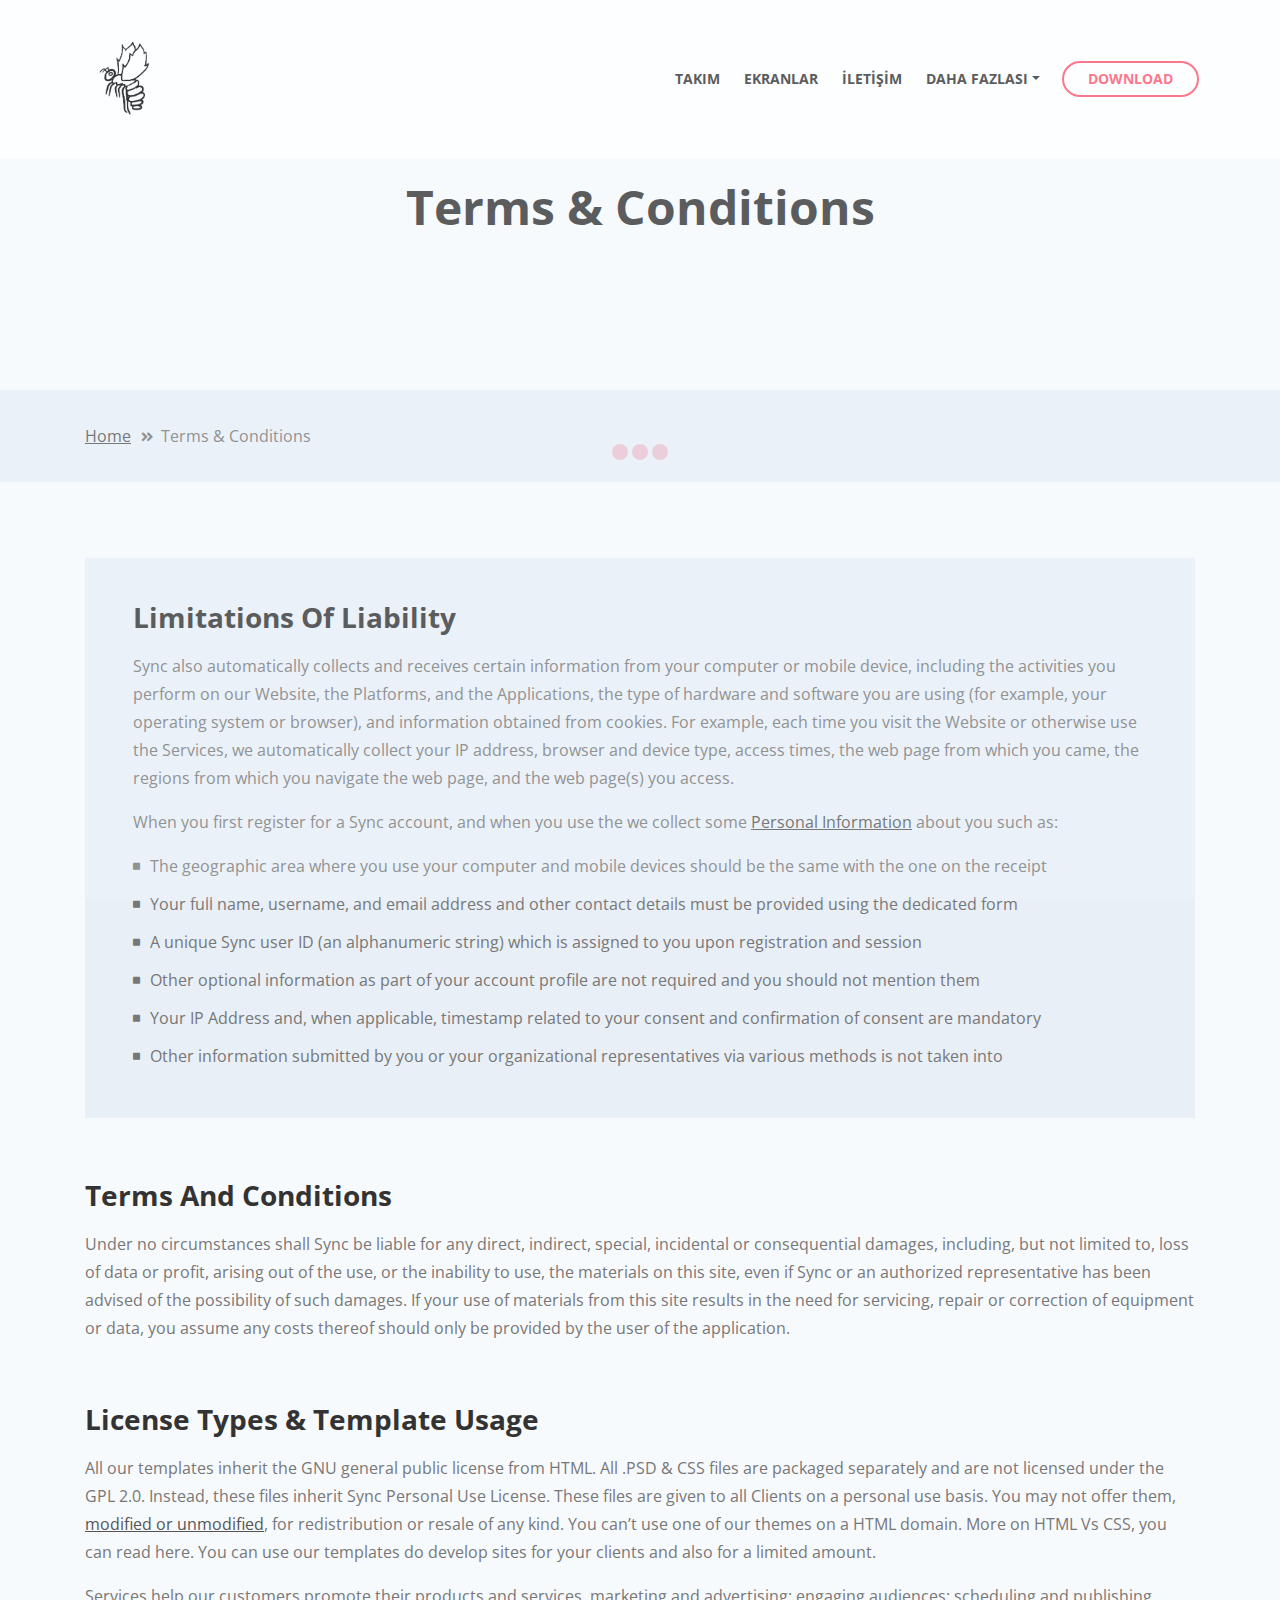
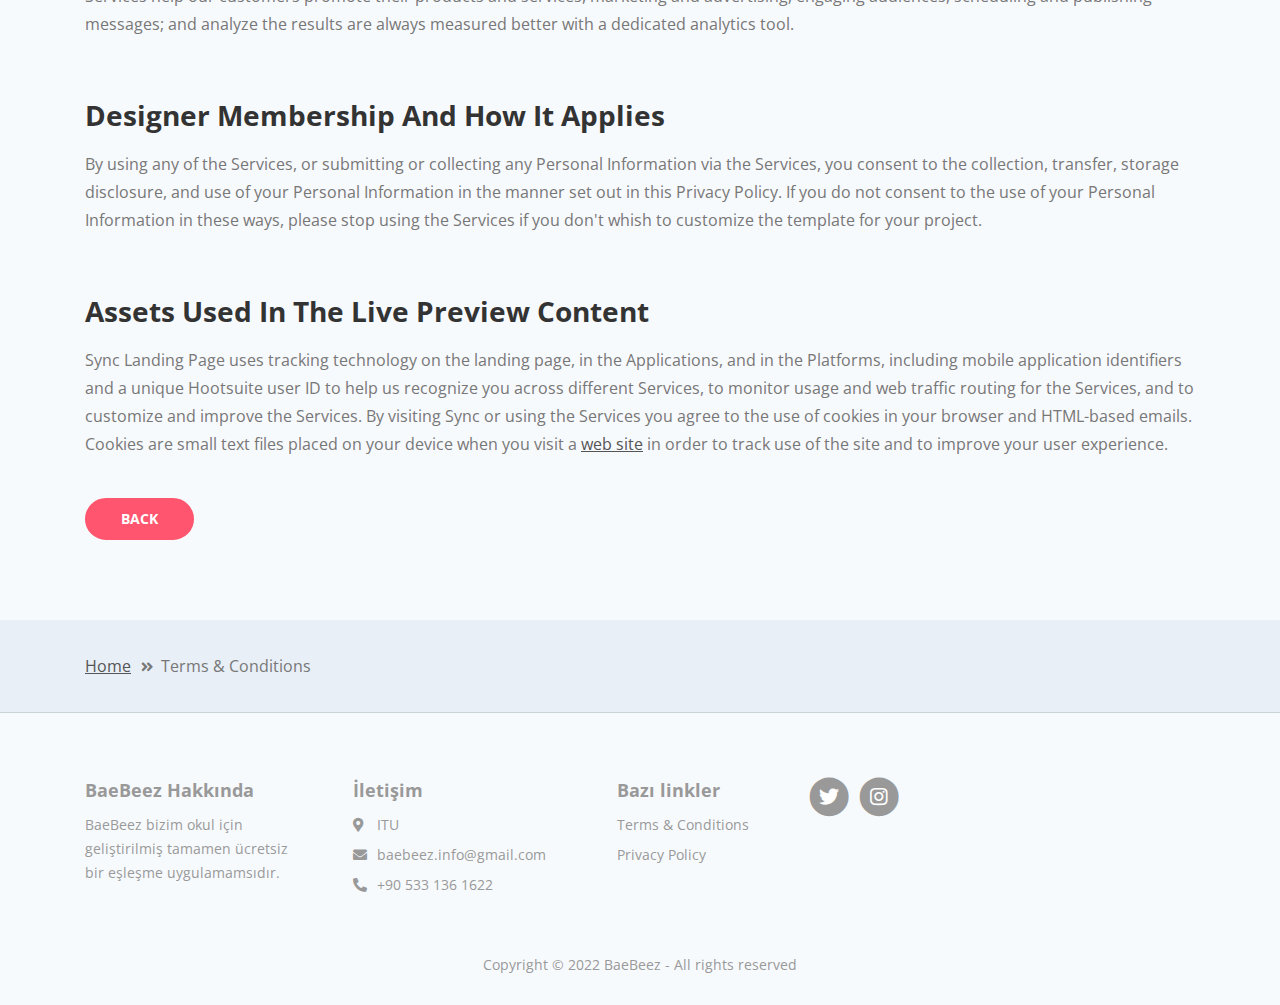
<file: terms-conditions.html>
<!DOCTYPE html>
<html lang="en">
<head>
    <meta charset="utf-8">
    <meta name="viewport" content="width=device-width, initial-scale=1, shrink-to-fit=no">
    
    <!-- SEO Meta Tags -->
    <!-- SEO Meta Tags -->
    <meta name="description" content="BaeBeez bizim okul için geliştirilmiş tamamen ücretsiz bir eşleşme uygulamamsıdır.">
    <meta name="author" content="Bora">

    <!-- OG Meta Tags to improve the way the post looks when you share the page on LinkedIn, Facebook, Google+ -->
    <meta property="og:site_name" content="" /> <!-- website name -->
    <meta property="og:site" content="" /> <!-- website link -->
    <meta property="og:title" content=""/> <!-- title shown in the actual shared post -->
    <meta property="og:description" content="" /> <!-- description shown in the actual shared post -->
    <meta property="og:image" content="" /> <!-- image link, make sure it's jpg -->
    <meta property="og:url" content="" /> <!-- where do you want your post to link to -->
    <meta property="og:type" content="article" />

    <!-- Webpage Title -->
    <title>BaeBeez</title>

    <!-- Styles -->
    <link href="https://fonts.googleapis.com/css?family=Open+Sans:400,400i,700&display=swap&subset=latin-ext" rel="stylesheet">
    <link href="css/bootstrap.css" rel="stylesheet">
    <link href="css/fontawesome-all.css" rel="stylesheet">
    <link href="css/swiper.css" rel="stylesheet">
    <link href="css/magnific-popup.css" rel="stylesheet">
    <link href="css/styles.css" rel="stylesheet">

    <!-- Favicon  -->
    <link rel="icon" href="images/logo1.PNG">
</head>
<body data-spy="scroll" data-target=".fixed-top">

    <!-- Preloader -->
    <div class="spinner-wrapper">
        <div class="spinner">
            <div class="bounce1"></div>
            <div class="bounce2"></div>
            <div class="bounce3"></div>
        </div>
    </div>
    <!-- end of preloader -->


    <!-- Navigation -->
    <nav class="navbar navbar-expand-lg navbar-dark navbar-custom fixed-top">
        <div class="container">
            <!-- Text Logo - Use this if you don't have a graphic logo -->
            <!-- <a class="navbar-brand logo-text page-scroll" href="index.html">Sync</a> -->

            <!-- Image Logo -->
            <a class="navbar-brand logo-image" href="index.html"><img src="images/logo1.PNG" alt="alternative"></a>

            <!-- Mobile Menu Toggle Button -->
            <button class="navbar-toggler" type="button" data-toggle="collapse" data-target="#navbarsExampleDefault" aria-controls="navbarsExampleDefault" aria-expanded="false" aria-label="Toggle navigation">
                <span class="navbar-toggler-awesome fas fa-bars"></span>
                <span class="navbar-toggler-awesome fas fa-times"></span>
            </button>
            <!-- end of mobile menu toggle button -->

            <div class="collapse navbar-collapse" id="navbarsExampleDefault">
                <ul class="navbar-nav ml-auto">
                    <li class="nav-item">
                        <a class="nav-link page-scroll" href="index.html#description">TAKIM<span class="sr-only">(current)</span></a>
                    </li>
                    <li class="nav-item">
                        <a class="nav-link page-scroll" href="index.html#screens">EKRANLAR</a>
                    </li>
                    <li class="nav-item">
                        <a class="nav-link page-scroll" href="index.html#iletisim">İLETİŞİM</a>
                    </li>

                    <!-- Dropdown Menu -->
                    <li class="nav-item dropdown">
                        <a class="nav-link dropdown-toggle page-scroll" id="navbarDropdown" role="button" aria-haspopup="true" aria-expanded="false">DAHA FAZLASI</a>
                        <div class="dropdown-menu" aria-labelledby="navbarDropdown">
                            <!--<a class="dropdown-item" href="article-details.html"><span class="item-text">ARTICLE DETAILS</span></a>
                            <div class="dropdown-divider"></div>-->
                            <a class="dropdown-item" href="terms-conditions.html"><span class="item-text">TERMS CONDITIONS</span></a>
                            <div class="dropdown-divider"></div>
                            <a class="dropdown-item" href="privacy-policy.html"><span class="item-text">PRIVACY POLICY</span></a>
                        </div>
                    </li>
                    <!-- end of dropdown menu -->
                </ul>
                <span class="nav-item">
                    <a class="btn-outline-sm page-scroll" href="#download">DOWNLOAD</a>
                </span>
            </div>
        </div> <!-- end of container -->
    </nav> <!-- end of navbar -->
    <!-- end of navigation -->

    <!-- Header -->
    <header id="header" class="ex-header">
        <div class="container">
            <div class="row">
                <div class="col-lg-12">
                    <h1>Terms & Conditions</h1>
                </div> <!-- end of col -->
            </div> <!-- end of row -->
        </div> <!-- end of container -->
    </header> <!-- end of ex-header -->
    <!-- end of header -->


    <!-- Breadcrumbs -->
    <div class="ex-basic-1">
        <div class="container">
            <div class="row">
                <div class="col-lg-12">
                    <div class="breadcrumbs">
                        <a href="index.html">Home</a><i class="fa fa-angle-double-right"></i><span>Terms & Conditions</span>
                    </div> <!-- end of breadcrumbs -->
                </div> <!-- end of col -->
            </div> <!-- end of row -->
        </div> <!-- end of container -->
    </div> <!-- end of ex-basic-1 -->
    <!-- end of breadcrumbs -->


    <!-- Terms Content -->
    <div class="ex-basic-2">
        <div class="container">
            <div class="row">
                <div class="col-lg-12">
                    <div class="text-container dark">
                        <h3>Limitations Of Liability</h3>
                        <p>Sync also automatically collects and receives certain information from your computer or mobile device, including the activities you perform on our Website, the Platforms, and the Applications, the type of hardware and software you are using (for example, your operating system or browser), and information obtained from cookies. For example, each time you visit the Website or otherwise use the Services, we automatically collect your IP address, browser and device type, access times, the web page from which you came, the regions from which you navigate the web page, and the web page(s) you access.</p>
                        <p>When you first register for a Sync account, and when you use the we collect some <a href="#your-link">Personal Information</a> about you such as:</p>
                        <ul class="list-unstyled li-space-lg">
                            <li class="media">
                                <i class="fas fa-square"></i>
                                <div class="media-body">The geographic area where you use your computer and mobile devices should be the same with the one on the receipt</div>
                            </li>
                            <li class="media">
                                <i class="fas fa-square"></i>
                                <div class="media-body">Your full name, username, and email address and other contact details must be provided using the dedicated form</div>
                            </li>
                            <li class="media">
                                <i class="fas fa-square"></i>
                                <div class="media-body">A unique Sync user ID (an alphanumeric string) which is assigned to you upon registration and session</div>
                            </li>
                            <li class="media">
                                <i class="fas fa-square"></i>
                                <div class="media-body">Other optional information as part of your account profile are not required and you should not mention them</div>
                            </li>
                            <li class="media">
                                <i class="fas fa-square"></i>
                                <div class="media-body">Your IP Address and, when applicable, timestamp related to your consent and confirmation of consent are mandatory</div>
                            </li>
                            <li class="media">
                                <i class="fas fa-square"></i>
                                <div class="media-body">Other information submitted by you or your organizational representatives via various methods is not taken into</div>
                            </li>
                        </ul>
                    </div> <!-- end of text-container -->
                    
                    <div class="text-container">
                        <h3>Terms And Conditions</h3>
                        <p>Under no circumstances shall Sync be liable for any direct, indirect, special, incidental or consequential damages, including, but not limited to, loss of data or profit, arising out of the use, or the inability to use, the materials on this site, even if Sync or an authorized representative has been advised of the possibility of such damages. If your use of materials from this site results in the need for servicing, repair or correction of equipment or data, you assume any costs thereof should only be provided by the user of the application.</p>
                    </div> <!-- end of text-container -->

                    <div class="text-container">
                        <h3>License Types & Template Usage</h3>
                        <p>All our templates inherit the GNU general public license from HTML. All .PSD & CSS files are packaged separately and are not licensed under the GPL 2.0. Instead, these files inherit Sync Personal Use License. These files are given to all Clients on a personal use basis. You may not offer them, <a href="#your-link">modified or unmodified</a>, for redistribution or resale of any kind. You can’t use one of our themes on a HTML domain. More on HTML Vs CSS, you can read here. You can use our templates do develop sites for your clients and also for a limited amount.</p>
                        <p>Services help our customers promote their products and services, marketing and advertising; engaging audiences; scheduling and publishing messages; and analyze the results are always measured better with a dedicated analytics tool.</p>
                    </div> <!-- end of text-container -->

                    <div class="text-container">
                        <h3>Designer Membership And How It Applies</h3>
                        <p>By using any of the Services, or submitting or collecting any Personal Information via the Services, you consent to the collection, transfer, storage disclosure, and use of your Personal Information in the manner set out in this Privacy Policy. If you do not consent to the use of your Personal Information in these ways, please stop using the Services if you don't whish to customize the template for your project.</p>
                    </div> <!-- end of text-container -->
                    
                    <div class="text-container last">
                        <h3>Assets Used In The Live Preview Content</h3>
                        <p>Sync Landing Page uses tracking technology on the landing page, in the Applications, and in the Platforms, including mobile application identifiers and a unique Hootsuite user ID to help us recognize you across different Services, to monitor usage and web traffic routing for the Services, and to customize and improve the Services. By visiting Sync or using the Services you agree to the use of cookies in your browser and HTML-based emails. Cookies are small text files placed on your device when you visit a <a href="#your-link">web site</a> in order to track use of the site and to improve your user experience.</p>
                        <a class="btn-solid-reg" href="index.html">BACK</a>
                    </div> <!-- end of text-container -->
                </div>
            </div> <!-- end of row -->
        </div> <!-- end of container -->
    </div> <!-- end of ex-basic -->
    <!-- end of terms content -->

    
    <!-- Breadcrumbs -->
    <div class="ex-basic-1">
        <div class="container">
            <div class="row">
                <div class="col-lg-12">
                    <div class="breadcrumbs">
                        <a href="index.html">Home</a><i class="fa fa-angle-double-right"></i><span>Terms & Conditions</span>
                    </div> <!-- end of breadcrumbs -->
                </div> <!-- end of col -->
            </div> <!-- end of row -->
        </div> <!-- end of container -->
    </div> <!-- end of ex-basic-1 -->
    <!-- end of breadcrumbs -->


    <!-- Footer -->
    <div class="footer" id="iletisim">
        <div class="container">
            <div class="row">
                <div class="col-lg-12">
                    <div class="footer-col first">
                        <h5>BaeBeez Hakkında</h5>
                        <p class="p-small">BaeBeez bizim okul için geliştirilmiş tamamen ücretsiz bir eşleşme uygulamamsıdır.</p>
                    </div> <!-- end of footer-col -->
                    <div class="footer-col second">
                        <h5>İletişim</h5>
                        <ul class="list-unstyled li-space-lg p-small">
                            <li class="media">
                                <i class="fas fa-map-marker-alt"></i>
                                <div class="media-body">ITU</div>
                            </li>
                            <li class="media">
                                <i class="fas fa-envelope"></i>
                                <div class="media-body"><a href="#your-link">baebeez.info@gmail.com</a></div>
                            </li>
                            <li class="media">
                                <i class="fas fa-phone-alt"></i>
                                <div class="media-body"><a href="#your-link">+90 533 136 1622</a></div>
                            </li>
                        </ul>
                    </div> <!-- end of footer-col -->
                    <div class="footer-col third">
                        <h5>Bazı linkler</h5>
                        <ul class="list-unstyled li-space-lg p-small">
                            <li><a href="terms-conditions.html">Terms & Conditions</a></li>
                            <li><a href="privacy-policy.html">Privacy Policy</a></li>
                        </ul>
                    </div> <!-- end of footer-col -->

                    <div class="footer-col fifth">
                        <span class="fa-stack">
                            <a href="https://twitter.com/baebeezz">
                                <i class="fas fa-circle fa-stack-2x"></i>
                                <i class="fab fa-twitter fa-stack-1x"></i>
                            </a>
                        </span>
                        <span class="fa-stack">
                            <a href="https://twitter.com/baebeezz">
                                <i class="fas fa-circle fa-stack-2x"></i>
                                <i class="fab fa-instagram fa-stack-1x"></i>
                            </a>
                        </span>

                    </div> <!-- end of footer-col -->
                </div> <!-- end of col -->
            </div> <!-- end of row -->
        </div> <!-- end of container -->
    </div> <!-- end of footer -->
    <!-- end of footer -->


    <!-- Copyright -->
    <div class="copyright">
        <div class="container">
            <div class="row">
                <div class="col-lg-12">
                    <p class="p-small">Copyright © 2022 <a href="https://twitter.com/baebeezz">BaeBeez</a> - All rights reserved</p>
                </div> <!-- end of col -->
            </div> <!-- enf of row -->
        </div> <!-- end of container -->
    </div> <!-- end of copyright -->
    <!-- end of copyright -->
        
    <!-- Scripts -->
    <script src="js/jquery.min.js"></script> <!-- jQuery for Bootstrap's JavaScript plugins -->
    <script src="js/popper.min.js"></script> <!-- Popper tooltip library for Bootstrap -->
    <script src="js/bootstrap.min.js"></script> <!-- Bootstrap framework -->
    <script src="js/jquery.easing.min.js"></script> <!-- jQuery Easing for smooth scrolling between anchors -->
    <script src="js/swiper.min.js"></script> <!-- Swiper for image and text sliders -->
    <script src="js/jquery.magnific-popup.js"></script> <!-- Magnific Popup for lightboxes -->
    <script src="js/validator.min.js"></script> <!-- Validator.js - Bootstrap plugin that validates forms -->
    <script src="js/scripts.js"></script> <!-- Custom scripts -->
</body>
</html>
</file>
<file: css/styles.css>
/* Template: Sync - Free Mobile App Landing Page HTML Template
   Author: Inovatik
   Created: Dec 2019
   Description: Master CSS file
*/

/*****************************************
Table Of Contents:

01. General Styles
02. Preloader
03. Navigation
04. Header
05. Small Features
06. Description 1
07. Description 1 Details Lightbox
08. Description 2
09. Features
10. Screenshots
11. Testimonials
12. Statistics
13. Download
14. Footer
15. Copyright
16. Back To Top Button
17. Extra Pages
18. Media Queries
******************************************/

/*****************************************
Colors:
- Backgrounds - light gray #f7fafd
- Backgrounds - gray #e8eff6
- Buttons - red #ff556e
- Headings text, navbar links - black #333
- Body text - dark gray #777
******************************************/

.benimki1{
	width: auto;
    height: auto;
    max-height: 500px;
}
.benimki2{
	margin-top: 50px;
}

/******************************/
/*     01. General Styles     */
/******************************/
body,
html {
    width: 100%;
	height: 100%;
}

body, p {
	color: #777; 
	font: 400 1rem/1.75rem "Open Sans", sans-serif;
}

.p-large {
	font: 400 1.125rem/1.875rem "Open Sans", sans-serif;
}

.p-small {
	font: 400 0.875rem/1.5rem "Open Sans", sans-serif;
}

.p-heading {
	margin-bottom: 4rem;
	text-align: center;
}

h1 {
	color: #333;
	font: 700 2.625rem/3.375rem "Open Sans", sans-serif;
}

h2 {
	color: #333;
	font: 700 2.125rem/2.75rem "Open Sans", sans-serif;
}

h3 {
	color: #333;
	font: 700 1.75rem/2.375rem "Open Sans", sans-serif;
}

h4 {
	color: #333;
	font: 700 1.25rem/1.75rem "Open Sans", sans-serif;
}

h5 {
	color: #333;
	font: 700 1.125rem/1.625rem "Open Sans", sans-serif;
}

h6 {
	color: #333;
	font: 700 1rem/1.5rem "Open Sans", sans-serif;
}

.testimonial-text {
	font-style: italic;
}

.testimonial-author {
	font-weight: 700;
	font-size: 1rem;
	line-height: 1.5rem;
}

.li-space-lg li {
	margin-bottom: 0.625rem;
}

a {
	color: #555;
	text-decoration: underline;
}

a:hover {
	color: #555;
	text-decoration: underline;
}

a.red {
	color: #ff556e;
}

.btn-solid-reg {
	display: inline-block;
	padding: 1.1875rem 2.125rem 1.1875rem 2.125rem;
	border: 0.125rem solid #ff556e;
	border-radius: 2rem;
	background-color: #ff556e;
	color: #fff;
	font: 700 0.875rem/0 "Open Sans", sans-serif;
	text-decoration: none;
	transition: all 0.2s;
}

.btn-solid-reg:hover {
	border: 0.125rem solid #ff556e;
	background-color: transparent;
	color: #ff556e;
	text-decoration: none;
}

.btn-solid-lg {
	display: inline-block;
	padding: 1.5rem 2.375rem 1.5rem 2.375rem;
	border: 0.125rem solid #ff556e;
	border-radius: 2rem;
	background-color: #ff556e;
	color: #fff;
	font: 700 0.875rem/0 "Open Sans", sans-serif;
	text-decoration: none;
	transition: all 0.2s;
}

.btn-solid-lg:hover {
	border: 0.125rem solid #ff556e;
	background-color: transparent;
	color: #ff556e;
	text-decoration: none;
}

.btn-solid-lg .fab {
	margin-right: 0.5rem;
	font-size: 1.25rem;
	line-height: 0;
	vertical-align: top;
}

.btn-solid-lg .fab.fa-google-play {
	font-size: 1rem;
}

.btn-outline-reg {
	display: inline-block;
	padding: 1.1875rem 2.125rem 1.1875rem 2.125rem;
	border: 0.125rem solid #333;
	border-radius: 2rem;
	background-color: transparent;
	color: #333;
	font: 700 0.875rem/0 "Open Sans", sans-serif;
	text-decoration: none;
	transition: all 0.2s;
}

.btn-outline-reg:hover {
	border: 0.125rem solid #333;
	background-color: #333;
	color: #fff;
	text-decoration: none;
}

.btn-outline-lg {
	display: inline-block;
	padding: 1.5rem 2.375rem 1.5rem 2.375rem;
	border: 0.125rem solid #333;
	border-radius: 2rem;
	background-color: transparent;
	color: #333;
	font: 700 0.875rem/0 "Open Sans", sans-serif;
	text-decoration: none;
	transition: all 0.2s;
}

.btn-outline-lg:hover {
	border: 0.125rem solid #333;
	background-color: #333;
	color: #fff;
	text-decoration: none;
}

.btn-outline-sm {
	display: inline-block;
	padding: 1rem 1.5rem 1rem 1.5rem;
	border: 0.125rem solid #333;
	border-radius: 2rem;
	background-color: transparent;
	color: #333;
	font: 700 0.875rem/0 "Open Sans", sans-serif;
	text-decoration: none;
	transition: all 0.2s;
}

.btn-outline-sm:hover {
	border: 0.125rem solid #333;
	background-color: #333;
	color: #fff;
	text-decoration: none;
}

.form-group {
	position: relative;
	margin-bottom: 1.25rem;
}

.form-group.has-error.has-danger {
	margin-bottom: 0.625rem;
}

.form-group.has-error.has-danger .help-block.with-errors ul {
	margin-top: 0.375rem;
}

.label-control {
	position: absolute;
	top: 0.87rem;
	left: 1.375rem;
	color: #777;
	opacity: 1;
	font: 400 0.875rem/1.375rem "Open Sans", sans-serif;
	cursor: text;
	transition: all 0.2s ease;
}

/* IE10+ hack to solve lower label text position compared to the rest of the browsers */
@media screen and (-ms-high-contrast: active), screen and (-ms-high-contrast: none) {  
	.label-control {
		top: 0.9375rem;
	}
}

.form-control-input:focus + .label-control,
.form-control-input.notEmpty + .label-control,
.form-control-textarea:focus + .label-control,
.form-control-textarea.notEmpty + .label-control {
	top: 0.125rem;
	opacity: 1;
	font-size: 0.75rem;
	font-weight: 700;
}

.form-control-input,
.form-control-select {
	display: block; /* needed for proper display of the label in Firefox, IE, Edge */
	width: 100%;
	padding-top: 1.0625rem;
	padding-bottom: 0.0625rem;
	padding-left: 1.3125rem;
	border: 1px solid #c4d8dc;
	border-radius: 0.25rem;
	background-color: #fff;
	color: #777;
	font: 400 0.875rem/1.875rem "Open Sans", sans-serif;
	transition: all 0.2s;
	-webkit-appearance: none; /* removes inner shadow on form inputs on ios safari */
}

.form-control-select {
	padding-top: 0.5rem;
	padding-bottom: 0.5rem;
	height: 3rem;
}

/* IE10+ hack to solve lower label text position compared to the rest of the browsers */
@media screen and (-ms-high-contrast: active), screen and (-ms-high-contrast: none) {  
	.form-control-input {
		padding-top: 1.25rem;
		padding-bottom: 0.75rem;
		line-height: 1.75rem;
	}

	.form-control-select {
		padding-top: 0.875rem;
		padding-bottom: 0.75rem;
		height: 3.125rem;
		line-height: 2.125rem;
	}
}

select {
    /* you should keep these first rules in place to maintain cross-browser behavior */
    -webkit-appearance: none;
	-moz-appearance: none;
	-ms-appearance: none;
    -o-appearance: none;
    appearance: none;
    background-image: url('../images/down-arrow.png');
    background-position: 96% 50%;
    background-repeat: no-repeat;
    outline: none;
}

select::-ms-expand {
    display: none; /* removes the ugly default down arrow on select form field in IE11 */
}

.form-control-textarea {
	display: block; /* used to eliminate a bottom gap difference between Chrome and IE/FF */
	width: 100%;
	height: 8rem; /* used instead of html rows to normalize height between Chrome and IE/FF */
	padding-top: 1.25rem;
	padding-left: 1.3125rem;
	border: 1px solid #c4d8dc;
	border-radius: 0.25rem;
	background-color: #fff;
	color: #777;
	font: 400 0.875rem/1.75rem "Open Sans", sans-serif;
	transition: all 0.2s;
}

.form-control-input:focus,
.form-control-select:focus,
.form-control-textarea:focus {
	border: 1px solid #a1a1a1;
	outline: none; /* Removes blue border on focus */
}

.form-control-input:hover,
.form-control-select:hover,
.form-control-textarea:hover {
	border: 1px solid #a1a1a1;
}

input[type='checkbox'] {
	vertical-align: -10%;
	margin-right: 0.5rem;
}

/* IE10+ hack to raise checkbox field position compared to the rest of the browsers */
@media screen and (-ms-high-contrast: active), screen and (-ms-high-contrast: none) {  
	input[type='checkbox'] {
		vertical-align: -9%;
	}
}

.form-control-submit-button {
	display: inline-block;
	width: 100%;
	height: 3.125rem;
	border: 0.125rem solid #ff556e;
	border-radius: 1.5rem;
	background-color: #ff556e;
	color: #fff;
	font: 700 0.875rem/0 "Open Sans", sans-serif;
	cursor: pointer;
	transition: all 0.2s;
}

.form-control-submit-button:hover {
	border: 0.125rem solid #ff556e;
	background-color: transparent;
	color: #ff556e;
}

/* Form Success And Error Message Formatting */
#pmsgSubmit.h3.text-center.tada.animated,
#pmsgSubmit.h3.text-center {
	display: block;
	margin-bottom: 0;
	color: #ff556e;
	font-weight: 400;
	font-size: 1.125rem;
	line-height: 1rem;
}

.help-block.with-errors .list-unstyled {
	font-size: 0.75rem;
	line-height: 1.125rem;
	text-align: left;
}

.help-block.with-errors ul {
	margin-bottom: 0;
}
/* end of form success and error message formatting */

/* Form Success And Error Message Animation - Animate.css */
@-webkit-keyframes tada {
	from {
		-webkit-transform: scale3d(1, 1, 1);
		-ms-transform: scale3d(1, 1, 1);
		transform: scale3d(1, 1, 1);
	}
	10%, 20% {
		-webkit-transform: scale3d(.9, .9, .9) rotate3d(0, 0, 1, -3deg);
		-ms-transform: scale3d(.9, .9, .9) rotate3d(0, 0, 1, -3deg);
		transform: scale3d(.9, .9, .9) rotate3d(0, 0, 1, -3deg);
	}
	30%, 50%, 70%, 90% {
		-webkit-transform: scale3d(1.1, 1.1, 1.1) rotate3d(0, 0, 1, 3deg);
		-ms-transform: scale3d(1.1, 1.1, 1.1) rotate3d(0, 0, 1, 3deg);
		transform: scale3d(1.1, 1.1, 1.1) rotate3d(0, 0, 1, 3deg);
	}
	40%, 60%, 80% {
		-webkit-transform: scale3d(1.1, 1.1, 1.1) rotate3d(0, 0, 1, -3deg);
		-ms-transform: scale3d(1.1, 1.1, 1.1) rotate3d(0, 0, 1, -3deg);
		transform: scale3d(1.1, 1.1, 1.1) rotate3d(0, 0, 1, -3deg);
	}
	to {
		-webkit-transform: scale3d(1, 1, 1);
		-ms-transform: scale3d(1, 1, 1);
		transform: scale3d(1, 1, 1);
	}
}

@keyframes tada {
	from {
		-webkit-transform: scale3d(1, 1, 1);
		-ms-transform: scale3d(1, 1, 1);
		transform: scale3d(1, 1, 1);
	}
	10%, 20% {
		-webkit-transform: scale3d(.9, .9, .9) rotate3d(0, 0, 1, -3deg);
		-ms-transform: scale3d(.9, .9, .9) rotate3d(0, 0, 1, -3deg);
		transform: scale3d(.9, .9, .9) rotate3d(0, 0, 1, -3deg);
	}
	30%, 50%, 70%, 90% {
		-webkit-transform: scale3d(1.1, 1.1, 1.1) rotate3d(0, 0, 1, 3deg);
		-ms-transform: scale3d(1.1, 1.1, 1.1) rotate3d(0, 0, 1, 3deg);
		transform: scale3d(1.1, 1.1, 1.1) rotate3d(0, 0, 1, 3deg);
	}
	40%, 60%, 80% {
		-webkit-transform: scale3d(1.1, 1.1, 1.1) rotate3d(0, 0, 1, -3deg);
		-ms-transform: scale3d(1.1, 1.1, 1.1) rotate3d(0, 0, 1, -3deg);
		transform: scale3d(1.1, 1.1, 1.1) rotate3d(0, 0, 1, -3deg);
	}
	to {
		-webkit-transform: scale3d(1, 1, 1);
		-ms-transform: scale3d(1, 1, 1);
		transform: scale3d(1, 1, 1);
	}
}

.tada {
	-webkit-animation-name: tada;
	animation-name: tada;
}

.animated {
	-webkit-animation-duration: 1s;
	animation-duration: 1s;
	-webkit-animation-fill-mode: both;
	animation-fill-mode: both;
}
/* end of form success and error message animation - Animate.css */

/* Fade-move Animation For Details Lightbox - Magnific Popup */
/* at start */
.my-mfp-slide-bottom .zoom-anim-dialog {
	opacity: 0;
	transition: all 0.2s ease-out;
	-webkit-transform: translateY(-1.25rem) perspective(37.5rem) rotateX(10deg);
	-ms-transform: translateY(-1.25rem) perspective(37.5rem) rotateX(10deg);
	transform: translateY(-1.25rem) perspective(37.5rem) rotateX(10deg);
}

/* animate in */
.my-mfp-slide-bottom.mfp-ready .zoom-anim-dialog {
	opacity: 1;
	-webkit-transform: translateY(0) perspective(37.5rem) rotateX(0); 
	-ms-transform: translateY(0) perspective(37.5rem) rotateX(0); 
	transform: translateY(0) perspective(37.5rem) rotateX(0); 
}

/* animate out */
.my-mfp-slide-bottom.mfp-removing .zoom-anim-dialog {
	opacity: 0;
	-webkit-transform: translateY(-0.625rem) perspective(37.5rem) rotateX(10deg); 
	-ms-transform: translateY(-0.625rem) perspective(37.5rem) rotateX(10deg); 
	transform: translateY(-0.625rem) perspective(37.5rem) rotateX(10deg); 
}

/* dark overlay, start state */
.my-mfp-slide-bottom.mfp-bg {
	opacity: 0;
	transition: opacity 0.2s ease-out;
}

/* animate in */
.my-mfp-slide-bottom.mfp-ready.mfp-bg {
	opacity: 0.8;
}
/* animate out */
.my-mfp-slide-bottom.mfp-removing.mfp-bg {
	opacity: 0;
}
/* end of fade-move animation for details lightbox - magnific popup */

/* Fade Animation For Image Lightbox - Magnific Popup */
@-webkit-keyframes fadeIn {
	from {
		opacity: 0;
	}
	to {
		opacity: 1;
	}
}

@keyframes fadeIn {
	from {
		opacity: 0;
	}
	to {
		opacity: 1;
	}
}

.fadeIn {
	-webkit-animation: fadeIn 0.6s;
	animation: fadeIn 0.6s;
}

@-webkit-keyframes fadeOut {
	from {
		opacity: 1;
	}
	to {
		opacity: 0;
	}
}

@keyframes fadeOut {
	from {
		opacity: 1;
	}
	to {
		opacity: 0;
	}
}

.fadeOut {
	-webkit-animation: fadeOut 0.8s;
	animation: fadeOut 0.8s;
}
/* end of fade animation for details lightbox - magnific popup */


/*************************/
/*     02. Preloader     */
/*************************/
.spinner-wrapper {
	position: fixed;
	z-index: 999999;
	top: 0;
	right: 0;
	bottom: 0;
	left: 0;
	background: #f7fafd;
}

.spinner {
	position: absolute;
	top: 50%; /* centers the loading animation vertically one the screen */
	left: 50%; /* centers the loading animation horizontally one the screen */
	width: 3.75rem;
	height: 1.25rem;
	margin: -0.625rem 0 0 -1.875rem; /* is width and height divided by two */ 
	text-align: center;
}

.spinner > div {
	display: inline-block;
	width: 1rem;
	height: 1rem;
	border-radius: 100%;
	background-color: #ff556e;
	-webkit-animation: sk-bouncedelay 1.4s infinite ease-in-out both;
	animation: sk-bouncedelay 1.4s infinite ease-in-out both;
}

.spinner .bounce1 {
	-webkit-animation-delay: -0.32s;
	animation-delay: -0.32s;
}

.spinner .bounce2 {
	-webkit-animation-delay: -0.16s;
	animation-delay: -0.16s;
}

@-webkit-keyframes sk-bouncedelay {
	0%, 80%, 100% { -webkit-transform: scale(0); }
	40% { -webkit-transform: scale(1.0); }
}

@keyframes sk-bouncedelay {
	0%, 80%, 100% { 
		-webkit-transform: scale(0);
		-ms-transform: scale(0);
		transform: scale(0);
	} 40% { 
		-webkit-transform: scale(1.0);
		-ms-transform: scale(1.0);
		transform: scale(1.0);
	}
}


/**************************/
/*     03. Navigation     */
/**************************/
.navbar-custom {
	background-color: #fff;
	box-shadow: 0 0.0625rem 0.375rem 0 rgba(0, 0, 0, 0.1);
	font: 700 0.875rem/0.875rem "Open Sans", sans-serif;
	transition: all 0.2s;
}

.navbar-custom .navbar-brand.logo-image img {
    width: 5rem;
	height: 5rem;
}

.navbar-custom .navbar-brand.logo-text {
	font: 700 2rem/1rem "Open Sans", sans-serif;
	color: #333;
	text-decoration: none;
}

.navbar-custom .navbar-nav {
	margin-top: 0.75rem;
	margin-bottom: 0.5rem;
}

.navbar-custom .nav-item .nav-link {
	padding: 0.625rem 0.75rem;
	color: #333;
	text-decoration: none;
	transition: all 0.2s ease;
}

.navbar-custom .nav-item .nav-link:hover,
.navbar-custom .nav-item .nav-link.active {
	color: #ff556e;
}

/* Dropdown Menu */
.navbar-custom .dropdown:hover > .dropdown-menu {
	display: block; /* this makes the dropdown menu stay open while hovering it */
	min-width: auto;
	animation: fadeDropdown 0.2s; /* required for the fade animation */
}

@keyframes fadeDropdown {
    0% {
        opacity: 0;
    }

    100% {
        opacity: 1;
    }
}

.navbar-custom .dropdown-toggle {
	cursor: default;
}

.navbar-custom .dropdown-toggle:focus { /* removes dropdown outline on focus */
	outline: 0;
}

.navbar-custom .dropdown-menu {
	margin-top: 0;
	border: none;
	border-radius: 0.25rem;
	background-color: #f7fafd;
}

.navbar-custom .dropdown-item {
	color: #333;
	text-decoration: none;
}

.navbar-custom .dropdown-item:hover {
	background-color: #f7fafd;
}

.navbar-custom .dropdown-item .item-text {
	font: 700 0.875rem/0.875rem "Open Sans", sans-serif;
}

.navbar-custom .dropdown-item:hover .item-text {
	color: #ff556e;
}

.navbar-custom .dropdown-divider {
	width: 100%;
	height: 1px;
	margin: 0.75rem auto 0.725rem auto;
	border: none;
	background-color: #c4d8dc;
	opacity: 0.2;
}
/* end of dropdown menu */

.navbar-custom .nav-item .btn-outline-sm {
	margin-top: 0.125rem;
	margin-bottom: 1.375rem;
	margin-left: 0.5rem;
	border: 0.125rem solid #ff556e;
	color: #ff556e;
}

.navbar-custom .nav-item .btn-outline-sm:hover {
	border: 0.125rem solid #ff556e;
	background-color: #ff556e;
	color: #fff;
}

.navbar-custom .navbar-toggler {
	padding: 0;
	border: none;
	color: #333;
	font-size: 2rem;
}

.navbar-custom button[aria-expanded='false'] .navbar-toggler-awesome.fas.fa-times{
	display: none;
}

.navbar-custom button[aria-expanded='false'] .navbar-toggler-awesome.fas.fa-bars{
	display: inline-block;
}

.navbar-custom button[aria-expanded='true'] .navbar-toggler-awesome.fas.fa-bars{
	display: none;
}

.navbar-custom button[aria-expanded='true'] .navbar-toggler-awesome.fas.fa-times{
	display: inline-block;
	margin-right: 0.125rem;
}


/*********************/
/*    04. Header     */
/*********************/
.header {
	position: relative;
	overflow: hidden;
	padding-top: 8rem;
	padding-bottom: 3rem;
	background-color: #f7fafd;
	text-align: center;
}

.header .text-container {
	margin-bottom: 3rem;
}

.header h1 {
	margin-bottom: 1rem;
}

.header .p-heading {
	margin-bottom: 2rem;
}

.header .btn-solid-lg {
	margin-right: 0.5rem;
	margin-bottom: 1.125rem;
	margin-left: 0.5rem;
}

.header .deco-white-circle-1,
.header .deco-white-circle-2,
.header .deco-blue-circle,
.header .deco-yellow-circle,
.header .deco-green-diamond {
	display: none;
}


/******************************/
/*     05. Small Features     */
/******************************/
.cards-1 {
	padding-top: 1rem;
	padding-bottom: 2rem;
	background-color: #f7fafd;
	text-align: center;
}

.cards-1 .card {
	max-width: 11rem;
	margin-right: auto;
	margin-bottom: 3rem;
	margin-left: auto;
	padding: 0;
	border: none;
	background-color: transparent;
}

.cards-1 .card-image {
	width: 7.5rem;
	height: 7.5rem;
	margin-right: auto;
	margin-bottom: 1.5rem;
	margin-left: auto;
	border-radius: 50%;
	background-color: #ebe7fa;
}

.cards-1 .card-image .fas {
	color: #aa7eec;
	font-size: 3.25rem;
	line-height: 7.5rem;
}

.cards-1 .card-image.green {
	background-color: #daf4ef;
}

.cards-1 .card-image.green .fas {
	color: #19ca94;
}

.cards-1 .card-image.red {
	background-color: #f8e5ea;
}

.cards-1 .card-image.red .fas {
	color: #ff556e;
}

.cards-1 .card-image.yellow {
	background-color: #f8f1de;
}

.cards-1 .card-image.yellow .fas {
	color: #ffb30f;
}

.cards-1 .card-image.blue {
	background-color: #e1f2fa;
}

.cards-1 .card-image.blue .fas {
	color: #50b9e8;
}

.cards-1 .card-body {
	padding: 0;
}

.cards-1 .card-title {
	margin-bottom: 0.5rem;
}


/*****************************/
/*     06. Description 1     */
/*****************************/
.basic-1 {
	padding-top: 3rem;
	padding-bottom: 8rem;
	background-color: #fff;
}

.basic-1 .image-container {
	margin-bottom: 5rem;
}

.basic-1 h2 {
	margin-bottom: 1.5rem;
}

.basic-1 .list-unstyled {
	margin-bottom: 1.75rem;
}

.basic-1 .list-unstyled .fas {
	color: #777;
	font-size: 0.5rem;
	line-height: 1.75rem;
}

.basic-1 .list-unstyled .media-body {
	margin-left: 0.5rem;
}


/**********************************************/
/*     07. Description 1 Details Lightbox     */
/**********************************************/
.lightbox-basic {
	position: relative;
	max-width: 71.875rem;
	margin: 2.5rem auto;
	padding: 3rem 1rem;
	background-color: #fff;
	text-align: left;
}

.lightbox-basic .image-container {
	margin-bottom: 3rem;
	text-align: center;
}

.lightbox-basic h3 {
	margin-bottom: 0.5rem;
}

.lightbox-basic hr {
	width: 2.75rem;
	margin-top: 0.125rem;
	margin-bottom: 1rem;
	margin-left: 0;
	border-top: 0.125rem solid #e0e0e0;
}

.lightbox-basic h4 {
	margin-top: 1.75rem;
	margin-bottom: 0.625rem;
}

.lightbox-basic .list-unstyled {
	margin-bottom: 1.5rem;
}

.lightbox-basic .list-unstyled .far {
	color: #19ca94;
	font-size: 1.125rem;
	line-height: 1.75rem;
}

.lightbox-basic .list-unstyled .media-body {
	margin-left: 0.625rem;
}

.lightbox-basic .list-unstyled {
	margin-bottom: 1.5rem;
}

/* Action Button */
.lightbox-basic .btn-solid-reg.mfp-close {
	position: relative;
	width: auto;
	height: auto;
	color: #fff;
	opacity: 1;
}

.lightbox-basic .btn-solid-reg.mfp-close:hover {
	color: #ff556e;
}
/* end of action Button */

/* Back Button */
.lightbox-basic .btn-outline-reg.mfp-close.as-button {
	position: relative;
	display: inline-block;
	width: auto;
	height: auto;
	margin-left: 0.375rem;
	padding: 1.25rem 2.25rem 1.25rem 2.25rem;
	border: 0.125rem solid #333;
	color: #333;
	opacity: 1;
}

.lightbox-basic .btn-outline-reg.mfp-close.as-button:hover {
	color: #fff;
}
/* end of back button */

/* Close X Button */
.lightbox-basic button.mfp-close.x-button {
	position: absolute;
	top: -0.125rem;
	right: -0.125rem;
	width: 2.75rem;
	height: 2.75rem;
	color: #555;
}
/* end of close x button */


/****************************/
/*     08. Description 2    */
/****************************/
.tabs {
	padding-top: 8rem;
	padding-bottom: 8rem;
	background-color: #e8eff6;
}

.tabs .tabs-container {
	margin-bottom: 5rem;
}

.tabs .nav-tabs {
	margin-bottom: 1.125rem;
	border: none;
}

.tabs .nav-item {
	width: 100%;
	margin-bottom: 0.75rem;
	text-align: center;
}

.tabs .nav-link {
	padding: 0.5rem 1.5rem;
	border-radius: 0;
	background-color: #f7fafd;
	color: #777;
	font-weight: 700;
	font-size: 1.125rem;
	text-decoration: none;
	transition: all 0.2s ease;
}

.tabs .nav-link.active {
	background-color: #9a67e7;
	color: #fff;
}

.tabs .nav-link:hover {
	background-color: #9a67e7;
	color: #fff;
}

.tabs .nav-link .fas,
.tabs .nav-link .far {
	margin-right: 0.375rem;
}

.tabs .li-space-lg li {
	margin-bottom: 0.875rem;
}

.tabs .list-unstyled .fas,
.tabs .list-unstyled .far {
	color: #19ca94;
	font-size: 1.125rem;
	line-height: 1.75rem;
}

.tabs .list-unstyled .media-body {
	margin-left: 0.625rem;
}

.tabs #tab-1 .list-unstyled {
	margin-bottom: 1.5rem;
}

.tabs #tab-1 .btn-solid-reg {
	margin-right: 0.5rem;
}


/************************/
/*     09. Features     */
/************************/
.basic-2 {
	padding-top: 7rem;
	padding-bottom: 5rem;
	background-color: #f7fafd;
}

.basic-2 h2 {
	margin-bottom: 0.875rem;
	text-align: center;
}

.basic-2 .li-space-lg li {
	margin-bottom: 1.375rem;
}

.basic-2 .li-space-lg.first li:last-of-type  {
	margin-bottom: 4rem;
}

.basic-2 .fa-stack {
	width: 2em;
	margin-right: 0.625rem;
	font-size: 1.25rem;
}

.basic-2 .fa-stack-2x {
	color: #aa7eec;
}

.basic-2 .fa-stack-2x.green {
	color: #19ca94;
}

.basic-2 .fa-stack-2x.red {
	color: #ff556e;
}

.basic-2 .fa-stack-2x.yellow {
	color: #ffb30f;
}

.basic-2 .fa-stack-2x.blue {
	color: #50b9e8;
}

.basic-2 .fa-stack-1x {
	color: #fff;
}

.basic-2 .media-body h4 {
	margin-bottom: 0.25rem;
}

.basic-2 img {
	display: block;
	width: 100%;
	max-width: 20rem;
	margin-right: auto;
	margin-bottom: 5rem;
	margin-left: auto;
}


/***************************/
/*     10. Screenshots     */
/***************************/
.slider {
	padding-top: 8rem;
	padding-bottom: 8rem;
	background-color: #e8eff6;
}

.slider .slider-container {
	position: relative;
}

.slider .swiper-container {
	position: static;
	width: 90%;
	text-align: center;
}

.slider .swiper-button-prev,
.slider .swiper-button-next {
	top: 50%;
	width: 1.125rem;
}

.slider .swiper-button-prev:focus,
.slider .swiper-button-next:focus {
	/* even if you can't see it chrome you can see it on mobile device */
	outline: none;
}

.slider .swiper-button-prev {
	left: -0.5rem;
	background-image: url("data:image/svg+xml;charset=utf-8,%3Csvg%20xmlns%3D'http%3A%2F%2Fwww.w3.org%2F2000%2Fsvg'%20viewBox%3D'0%200%2028%2044'%3E%3Cpath%20d%3D'M0%2C22L22%2C0l2.1%2C2.1L4.2%2C22l19.9%2C19.9L22%2C44L0%2C22L0%2C22L0%2C22z'%20fill%3D'%23777777'%2F%3E%3C%2Fsvg%3E");
	background-size: 1.125rem 1.75rem;
}

.slider .swiper-button-next {
	right: -0.5rem;
	background-image: url("data:image/svg+xml;charset=utf-8,%3Csvg%20xmlns%3D'http%3A%2F%2Fwww.w3.org%2F2000%2Fsvg'%20viewBox%3D'0%200%2028%2044'%3E%3Cpath%20d%3D'M27%2C22L27%2C22L5%2C44l-2.1-2.1L22.8%2C22L2.9%2C2.1L5%2C0L27%2C22L27%2C22z'%20fill%3D'%23777777'%2F%3E%3C%2Fsvg%3E");
	background-size: 1.125rem 1.75rem;
}


/****************************/
/*     11. Testimonials     */
/****************************/
.cards-2 {
	padding-top: 7rem;
	padding-bottom: 3rem;
	background-color: #f7fafd;
	text-align: center;
}

.cards-2 h2 {
	margin-bottom: 3.25rem;
}

.cards-2 .card {
	max-width: 22rem;
	margin-right: auto;
	margin-bottom: 4.75rem;
	margin-left: auto;
	border: 0;
	background-color: transparent;
}

.cards-2 .fa-star {
	margin-right: 0.25rem;
	color: #ffb30f;
	font-size: 1.375rem;
}

.cards-2 .testimonial-line {
	width: 3rem;
	margin-bottom: 1rem;
	border-top: 0.125rem solid #e0e0e0;
}

.cards-2 .card-body {
	padding: 0;
}

.cards-2 .testimonial-text {
	margin-bottom: 0.625rem;
}

.cards-2 .testimonial-author {
	color: #333;
}

.cards-2 .image-container {
	margin-bottom: 5.25rem;
	padding: 2.5rem 2rem 0 2rem;
	border-radius: 0.5rem;
	background-color: #fff;
}

.cards-2 .image-container img {
	margin-right: 1rem;
	margin-bottom: 2.5rem;
	margin-left: 1rem;
}


/**************************/
/*     12. Statistics     */
/**************************/
.counter {
	padding-top: 8rem;
	padding-bottom: 5rem;
	background-color: #e8eff6;
	text-align: center;
}

.counter #counter {
	margin-bottom: 0.75rem;
}

.counter #counter .cell {
	display: inline-block;
	width: 6.25rem;
	margin-right: 1.5rem;
	margin-bottom: 2rem;
	margin-left: 1.5rem;
	vertical-align: top;
}

.counter #counter .fas {
	margin-bottom: 0.875rem;
	font-size: 2.5rem;
	color: #aa7eec;
}

.counter #counter .fas.green {
	color: #19ca94;
}

.counter #counter .fas.red {
	color: #ff556e;
}

.counter #counter .fas.yellow {
	color: #ffb30f;
}

.counter #counter .fas.blue {
	color: #50b9e8;
}

.counter #counter .counter-value {
	color: #333;
	font-weight: 700;
	font-size: 3.5rem;
	line-height: 4.25rem;
	vertical-align: middle;
}

.counter #counter .counter-info {
	margin-bottom: 0;
	vertical-align: middle;
}


/************************/
/*     13. Download     */
/************************/
.basic-3 {
	position: relative;
	overflow: hidden;
	padding-top: 8rem;
	padding-bottom: 8rem;
	background-color: #f7fafd;
	text-align: center;
}

.basic-3 .image-container {
	margin-bottom: 2rem;
}

.basic-3 .p-large {
	margin-bottom: 1.75rem;
}

.basic-3 .btn-solid-lg {
	margin-right: 0.5rem;
	margin-bottom: 1.125rem;
	margin-left: 0.5rem;
}

.basic-3 .deco-white-circle-1,
.basic-3 .deco-white-circle-2,
.basic-3 .deco-blue-circle,
.basic-3 .deco-yellow-circle,
.basic-3 .deco-green-diamond {
	display: none;
}



/**********************/
/*     14. Footer     */
/**********************/
.footer {
	padding-top: 4rem;
	padding-bottom: 1rem;
	border-top: 1px solid #c8d4d6;
	background-color: #f7fafd;
}

.footer p,
.footer h5,
.footer ul,
.footer a {
	color: #999;
}

.footer a {
	text-decoration: none;
}

.footer .footer-col {
	display: inline-block;
	width: 14.5rem;
    margin-right: 1rem;
	margin-bottom: 1.5rem;
    vertical-align: top;
}

.footer h5 {
	margin-bottom: 0.625rem;
}

.footer .li-space-lg li {
	margin-bottom: 0.375rem;
}

.footer .list-unstyled .fab,
.footer .list-unstyled .fas {
	width: 0.875rem;
	font-size: 0.875rem;
	line-height: 1.5rem;
}

.footer .list-unstyled .media-body {
	margin-left: 0.625rem;
}

.footer .fa-stack {
	width: 2em;
	margin-bottom: 0.75rem;
	margin-right: 0.375rem;
	font-size: 1.25rem;
}

.footer .fa-stack .fa-stack-1x {
    color: #fff;
	transition: all 0.2s ease;
}

.footer .fa-stack .fa-stack-2x {
	color: #999;
	transition: all 0.2s ease;
}

.footer .fa-stack:hover .fa-stack-1x {
	color: #fff;
}

.footer .fa-stack:hover .fa-stack-2x {
    color: #555;
}


/*************************/
/*     15. Copyright     */
/*************************/
.copyright {
	padding-bottom: 0.75rem;
	background-color: #f7fafd;
	text-align: center;
}

.copyright p,
.copyright a {
	color: #999;
}

.copyright a {
	text-decoration: none;
}


/**********************************/
/*     16. Back To Top Button     */
/**********************************/
a.back-to-top {
	position: fixed;
	z-index: 999;
	right: 0.75rem;
	bottom: 0.75rem;
	display: none;
	width: 2.625rem;
	height: 2.625rem;
	border-radius: 1.875rem;
	background: #333 url("../images/up-arrow.png") no-repeat center 47%;
	background-size: 1.125rem 1.125rem;
	text-indent: -9999px;
}

a:hover.back-to-top {
	background-color: #555; 
}


/***************************/
/*     17. Extra Pages     */
/***************************/
.ex-header {
	padding-top: 8rem;
	padding-bottom: 5rem;
	background-color: #f7fafd;
	text-align: center;
}

.ex-basic-1 {
	padding-top: 2rem;
	padding-bottom: 0.875rem;
	background-color: #e8eff6;
}

.ex-basic-1 .breadcrumbs {
	margin-bottom: 1.125rem;
}

.ex-basic-1 .breadcrumbs .fa {
	margin-right: 0.5rem;
	margin-left: 0.625rem;
	font-size: 0.875rem;
}

.ex-basic-2 {
	padding-top: 4.75rem;
	padding-bottom: 4rem;
	background-color: #f7fafd;
}

.ex-basic-2 h3 {
	margin-bottom: 1rem;
}

.ex-basic-2 .text-container {
	margin-bottom: 3.625rem;
}

.ex-basic-2 .text-container.last {
	margin-bottom: 0;
}

.ex-basic-2 .text-container.dark {
	padding: 1.625rem 1.5rem 0.75rem 2rem;
	background-color: #e8eff6;
}

.ex-basic-2 .image-container-large {
	margin-bottom: 4rem;
}

.ex-basic-2 .image-container-large img {
	border-radius: 0.375rem;
}

.ex-basic-2 .image-container-small img {
	border-radius: 0.375rem;
}

.ex-basic-2 .list-unstyled .fas {
	color: #777;
	font-size: 0.5rem;
	line-height: 1.75rem;
}

.ex-basic-2 .list-unstyled .media-body {
	margin-left: 0.625rem;
}

.ex-basic-2 .form-container {
	margin-top: 3rem;
}

.ex-basic-2 .btn-solid-reg {
	margin-top: 1.5rem;
}


/*****************************/
/*     18. Media Queries     */
/*****************************/	
/* Min-width 768px */
@media (min-width: 768px) {
	
	/* Header */
	.header .text-container {
		margin-bottom: 6rem;
	}

	.header .btn-solid-lg {
		margin-bottom: 0;
		margin-left: 0;
	}
	/* end of header */


	/* Small Features */
	.cards-1 .card {
		display: inline-block;
		margin-right: 1rem;
		margin-left: 1rem;
		width: 11rem;
		max-width: 100%;
		vertical-align: top;
	}
	/* end of small features */


	/* Description 2 */
	.tabs .nav-item {
		width: auto;
		margin-right: 0.625rem;
	}
	/* end of description 2 */


	/* Screenshots */
	.slider .swiper-button-prev {
		left: -0.625rem;
	}
	
	.slider .swiper-button-next {
		right: -0.625rem;
	}
	/* end of screenshots */


	/* Download */
	.basic-3 .btn-solid-lg {
		margin-bottom: 0;
		margin-left: 0;
	}
	/* end of download */


	/* Extra Pages */
	.ex-header {
		padding-top: 11rem;
		padding-bottom: 9rem;
	}

	.ex-basic-2 .text-container.dark {
		padding: 2.5rem 3rem 2rem 3rem;
	}

	.ex-basic-2 .form-container {
		margin-top: 0;
	}
	/* end of extra pages */
}
/* end of min-width 768px */


/* Min-width 992px */
@media (min-width: 992px) {
	
	/* General Styles */
	.p-heading {
		width: 80%;
		margin-right: auto;
		margin-left: auto;
	}

	h1 {
		font-size: 3rem;
		line-height: 3.875rem;
	}
	
	h2 {
		font-size: 2.5rem;
		line-height: 3.25rem;
	}
	/* end of general styles */


	/* Navigation */
	.navbar-custom {
		padding: 2.125rem 1.5rem 2.125rem 2rem;
        background: #fff;
		box-shadow: none;
	}
	
	.navbar-custom .navbar-nav {
		margin-top: 0;
		margin-bottom: 0;
	}

	.navbar-custom .nav-item .nav-link {
		padding: 0.25rem 0.75rem;
	}
	
	.navbar-custom.top-nav-collapse {
        padding: 0.5rem 1.5rem 0.5rem 2rem;
		background-color: #fff;
		box-shadow: 0 0.0625rem 0.375rem 0 rgba(0, 0, 0, 0.1);
	}

	.navbar-custom.top-nav-collapse .nav-item .nav-link {
		color: #333;
	}

	.navbar-custom.top-nav-collapse .nav-item .nav-link:hover,
	.navbar-custom.top-nav-collapse .nav-item .nav-link.active {
		color: #ff556e;
	}

	.navbar-custom .dropdown-menu {
		padding-top: 1rem;
		padding-bottom: 1rem;
		border-top: 0.75rem solid rgba(0, 0, 0, 0);
		border-radius: 0.25rem;
		box-shadow: 0 0.375rem 0.375rem 0 rgba(0, 0, 0, 0.1);
	}

	.navbar-custom.top-nav-collapse .dropdown-menu {
		border-top: 0.75rem solid rgba(0, 0, 0, 0);
		box-shadow: 0 0.375rem 0.375rem 0 rgba(0, 0, 0, 0.1);
	}

	.navbar-custom .dropdown-item {
		padding-top: 0.25rem;
		padding-bottom: 0.25rem;
	}

	.navbar-custom .dropdown-divider {
		width: 84%;
	}

	.navbar-custom .nav-item .btn-outline-sm {
		margin-top: 0;
		margin-bottom: 0;
		margin-left: 0.625rem;
	}
	/* end of navigation */


	/* Header */
	.header {
		padding-top: 12rem;
	}

	.header h1 {
		font-size: 4rem;
		line-height: 4.875rem;
		letter-spacing: -1px;
	}

	.header .deco-white-circle-1 {
		position: absolute;
		top: 26rem;
		left: -12rem;
		display: block;
		width: 22rem;
		height: 22rem;
	}

	.header .deco-white-circle-2 {
		position: absolute;
		top: 19rem;
		right: -12rem;
		display: block;
		width: 20rem;
		height: 20rem;
	}

	.header .deco-blue-circle {
		position: absolute;
		top: 28rem;
		left: 5rem;
		display: block;
		width: 5rem;
		height: 5rem;
	}

	.header .deco-yellow-circle {
		position: absolute;
		top: 9rem;
		right: 7rem;
		display: block;
		width: 1.5rem;
		height: 1.5rem;
	}

	.header .deco-green-diamond {
		position: absolute;
		top: 9rem;
		left: 4rem;
		display: block;
		width: 1rem;
		height: 1rem;
	}
	/* end of header */


	/* Description 1 */
	.basic-1 .image-container {
		margin-bottom: 0;
	}
	/* end of description 1 */


	/* Description 1 Details Lightbox */
	.lightbox-basic {
		padding: 3rem 3rem;
	}

	.lightbox-basic .image-container {
		margin-bottom: 0;
		text-align: left;
	}
	/* end of description 1 details lightbox */


	/* Description 2 */
	.tabs .tabs-container {
		margin-bottom: 0;
	}
	/* end of description 2 */


	/* Features */
	.basic-2 {
		padding-bottom: 8rem;
	}

	.basic-2 .list-unstyled {
		margin-top: 2.5rem;
	}

	.basic-2 .li-space-lg li {
		margin-bottom: 1.875rem;
	}

	.basic-2 .li-space-lg.first li:last-of-type  {
		margin-bottom: 1.875rem;
	}
	
	.basic-2 .fa-stack {
		margin-right: 1rem;
		font-size: 2.25rem;
	}

	.basic-2 .fa-stack .fa-stack-1x {
		font-size: 1.75rem;
	}

	.basic-2 .first .fa-stack {
		position: absolute;
		right: 0;
	}

	.basic-2 .first .media-body {
		max-width: 12.625rem;
		text-align: right;
	}

	.basic-2 img {
		max-width: 100%;
		margin-bottom: 0;
	}
	/* end of features */

	
	/* Screenshots */
	.slider .swiper-button-prev {
		left: 0;
	}
	
	.slider .swiper-button-next {
		right: 0;
	}
	/* end of screenshots */


	/* Testimonials */
	.cards-2 .card {
		display: inline-block;
		width: 18.125rem;
		max-width: 100%;
		margin-right: 0.5rem;
		margin-left: 0.5rem;
		vertical-align: top;
	}

	.cards-2 .card:first-of-type {
		margin-left: 0;
	}

	.cards-2 .card:last-of-type {
		margin-right: 0;
	}
	/* end of testimonials */


	/* Statistics */
	.counter #counter .cell {
		width: 8.25rem;
	}

	.counter #counter .fas {
		font-size: 3rem;
	}
	
	.counter #counter .counter-value {
		font-size: 4rem;
		line-height: 4.875rem;	
	}
	/* end of statistics */


	/* Download */
	.basic-3 .p-large {
		width: 51rem;
		margin-right: auto;
		margin-left: auto;
	}

	.basic-3 .deco-white-circle-1 {
		position: absolute;
		top: 23rem;
		left: -12rem;
		display: block;
		width: 20rem;
		height: 20rem;
	}

	.basic-3 .deco-white-circle-2 {
		position: absolute;
		top: 7rem;
		right: -12.5rem;
		display: block;
		width: 20rem;
		height: 20rem;
	}

	.basic-3 .deco-blue-circle {
		position: absolute;
		top: 15rem;
		right: 5rem;
		display: block;
		width: 5rem;
		height: 5rem;
	}

	.basic-3 .deco-yellow-circle {
		position: absolute;
		top: 31rem;
		left: 6.5rem;
		display: block;
		width: 2.5rem;
		height: 2.5rem;
	}

	.basic-3 .deco-green-diamond {
		position: absolute;
		top: 8rem;
		right: 12.5rem;
		display: block;
		width: 1rem;
		height: 1rem;
	}
	/* end of download */


	/* Footer */
	.footer .footer-col.first {
		display: none;
	}

	.footer .footer-col.third,
	.footer .footer-col.fourth {
		width: 11.5rem;
	}
	/* end of footer */


	/* Extra Pages */
	.ex-header h1 {
		width: 80%;
		margin-right: auto;
		margin-left: auto;
	}

	.ex-basic-2 {
		padding-bottom: 5rem;
	}
	/* end of extra pages */
}
/* end of min-width 992px */


/* Min-width 1200px */
@media (min-width: 1200px) {
	
	/* Header */
	.header .image-container {
		width: 58.0625rem;
		height: 36.125rem;
		margin-right: auto;
		margin-left: auto;
	}

	.header .deco-white-circle-1 {
		top: 14rem;
		left: -27rem;
		width: 40rem;
		height: 40rem;
	}

	.header .deco-white-circle-2 {
		right: -15rem;
		width: 25.5rem;
		height: 25.5rem;
	}

	.header .deco-blue-circle {
		top: 29rem;
		left: 10rem;
		width: 6rem;
		height: 6rem;
	}

	.header .deco-yellow-circle {
		top: 13.5rem;
		right: 8%;
		width: 2.5rem;
		height: 2.5rem;
	}

	.header .deco-green-diamond {
		top: 7rem;
		left: 18%;
		width: 1.25rem;
		height: 1.25rem;
	}
	/* end of header */


	/* Small Features */
	.cards-1 .card:first-of-type {
		margin-left: 0;
	}
	
	.cards-1 .card:last-of-type {
		margin-right: 0;
	}
	/* end of small features */


	/* Description 1 */
	.basic-1 .image-container {
		margin-right: 2.5rem;
		width: 31.0625rem;
		height: 36.625rem;
	}

	.basic-1 .text-container {
		margin-top: 5rem;
		margin-left: 2.5rem;
	}
	/* end of description 1 */


	/* Dscription 1 Details Lightbox */
	.lightbox-basic .image-container {
		margin-right: 1.5rem;
	}
	/* end of description 1 details lightbox */


	/* Description 2 */
	.tabs .image-container {
		margin-left: 2.5rem;
		width: 31.0625rem;
		height: 36.625rem;
	}

	.tabs .tabs-container {
		margin-top: 6rem;
		margin-right: 2.5rem;
	}
	/* end of description 2 */


	/* Features */
	.basic-2 .list-unstyled {
		margin-top: 4.5rem;
	}

	.basic-2 .li-space-lg li {
		margin-bottom: 2.875rem;
	}

	.basic-2 .first .media-body {
		max-width: 16.375rem;
		margin-right: 5.75rem;
		margin-left: auto;
	}

	.basic-2 img {
		width: 18.75rem;
		height: 39.8125rem;
	}
	/* end of features */


	/* Screenshots */
	.slider .swiper-container {
		width: 100%;
	}

	.slider .swiper-button-prev {
		left: -2.25rem;
		width: 1.375rem;
		background-size: 1.375rem 2.125rem;
	}
	
	.slider .swiper-button-next {
		right: -2.25rem;
		width: 1.375rem;
		background-size: 1.375rem 2.125rem;
	}
	/* end of screenshots */


	/* Testimonials */
	.cards-2 .card {
		width: 21rem;
		margin-right: 1.375rem;
		margin-left: 1.375rem;
	}

	.cards-2 .image-container img {
		margin-right: 1.25rem;
		margin-left: 1.25rem;
	}
	/* end of testimonials */


	/* Statistics */
	.counter #counter .cell {
		margin-right: 2.375rem;
		margin-left: 2.375rem;
	}
	/* end of statistics */


	/* Download */
	.basic-3 .image-container {
		width: 57.8125rem;
		height: 36.0625rem;
		margin-right: auto;
		margin-left: auto;
	}

	.basic-3 .deco-white-circle-1 {
		top: 20rem;
		left: -18rem;
		width: 30rem;
		height: 30rem;
	}

	.basic-3 .deco-white-circle-2 {
		top: 3rem;
		right: -20rem;
		width: 30rem;
		height: 30rem;
	}

	.basic-3 .deco-blue-circle {
		top: 17rem;
		right: 7rem;
		width: 6rem;
		height: 6rem;
	}

	.basic-3 .deco-yellow-circle {
		top: 33rem;
		left: 10rem;
		width: 3.5rem;
		height: 3.5rem;
	}

	.basic-3 .deco-green-diamond {
		top: 5rem;
		right: 25%;
		width: 1.5rem;
		height: 1.5rem;
	}
	/* end of download */


	/* Footer */
	.footer .footer-col.first {
		display: inline-block;
		width: 14rem;
		margin-right: 2.5rem;
	}
	
	.footer .footer-col.second {
		width: 14rem;
		margin-right: 2.25rem;
	}


	.footer .footer-col.third,
	.footer .footer-col.fourth {
		width: 8.5rem;
		margin-right: 3.25rem;
	}

	.footer .fa-stack:last-of-type {
		margin-right: 0;
	}

	.footer .footer-col.fifth {
		width: 12rem;
		margin-right: 0;
	}
	/* end of footer */


	/* Extra Pages */
	.ex-header h1 {
		width: 60%;
		margin-right: auto;
		margin-left: auto;
	}

	.ex-basic-2 .form-container {
		margin-left: 1.75rem;
	}

	.ex-basic-2 .image-container-small {
		margin-left: 1.75rem;
	}
	/* end of extra pages */
}
/* end of min-width 1200px */
</file>
